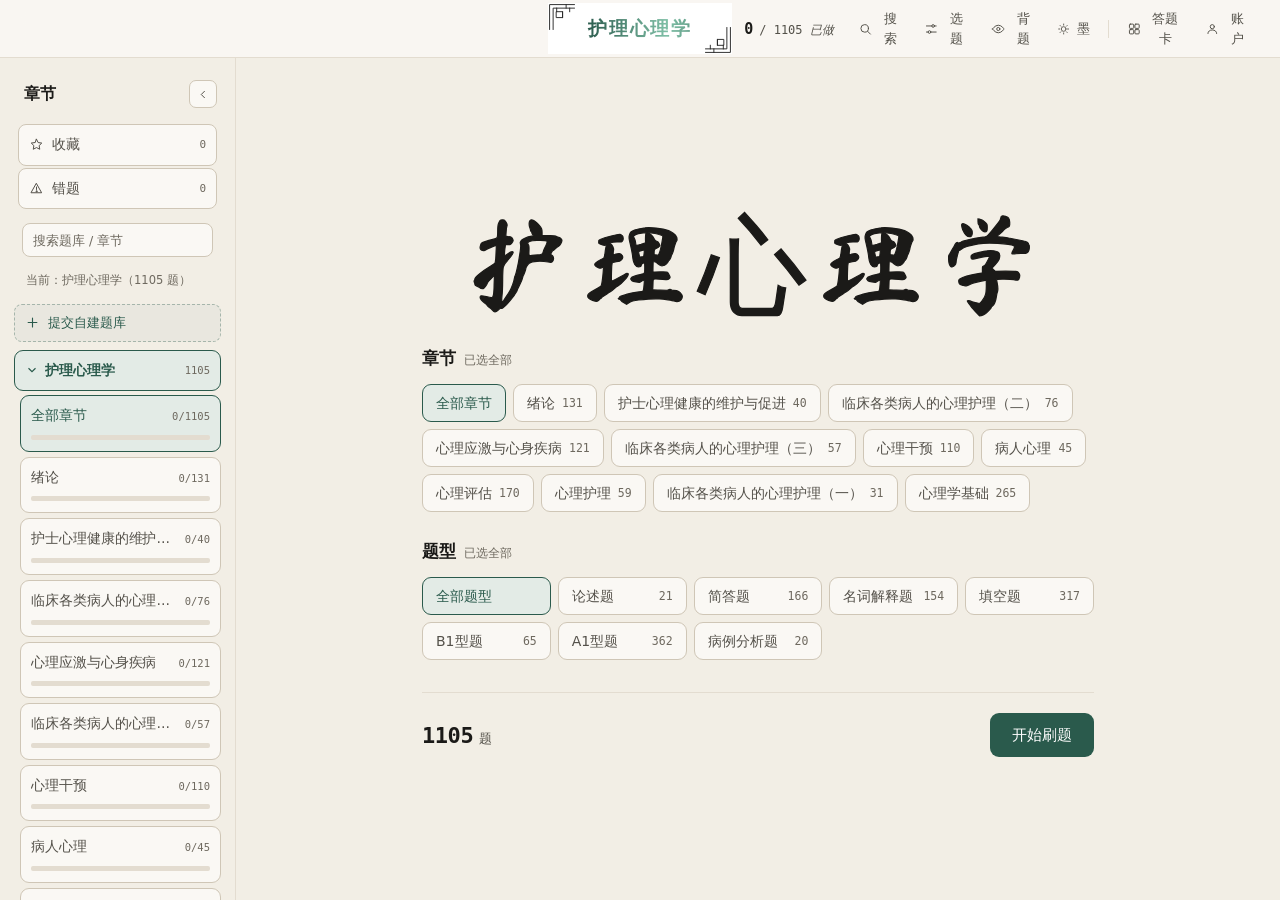
<file: docs/index.html>
<!doctype html>
<html lang="zh-CN">
<head>
<meta charset="utf-8">
<meta name="viewport" content="width=device-width, initial-scale=1, viewport-fit=cover">
<title>冀医刷题</title>
<link rel="stylesheet" href="app.css">

<link rel="stylesheet" href="web.css">
<script src="mock-chrome.js"></script>
<script src="config.js"></script>
<script src="web-supabase.js"></script>
<script>window.__WEB_MODE__ = true;</script>
</head>
<body data-view="setup">

<div class="drill-boot" id="drillBoot">
  <div class="boot-title" id="drillBootText">正在读取题库…</div>
  <div class="boot-bar"><i id="drillBar"></i></div>
  <div class="boot-sub" id="drillBootSub">请稍候</div>
  <div class="boot-hint" id="drillBootHint"></div>
</div>

<div class="rail-scrim" id="railScrim" aria-hidden="true"></div>
<div class="page-orn" aria-hidden="true" style="display:none">
  <svg class="po tl" viewBox="0 0 18 18"><path d="M.5 13.6C.5 6.6 6.6.5 13.6.5"/><path d="M.5 8.4C.5 4.2 4.2.5 8.4.5"/><path d="M13.6.5c2.6 0 3.9 1.5 3.3 3.3-.6 1.6-2.6 1.6-3.2.2"/></svg>
  <svg class="po tr" viewBox="0 0 18 18"><path d="M.5 13.6C.5 6.6 6.6.5 13.6.5"/><path d="M.5 8.4C.5 4.2 4.2.5 8.4.5"/><path d="M13.6.5c2.6 0 3.9 1.5 3.3 3.3-.6 1.6-2.6 1.6-3.2.2"/></svg>
  <svg class="po bl" viewBox="0 0 18 18"><path d="M.5 13.6C.5 6.6 6.6.5 13.6.5"/><path d="M.5 8.4C.5 4.2 4.2.5 8.4.5"/><path d="M13.6.5c2.6 0 3.9 1.5 3.3 3.3-.6 1.6-2.6 1.6-3.2.2"/></svg>
  <svg class="po br" viewBox="0 0 18 18"><path d="M.5 13.6C.5 6.6 6.6.5 13.6.5"/><path d="M.5 8.4C.5 4.2 4.2.5 8.4.5"/><path d="M13.6.5c2.6 0 3.9 1.5 3.3 3.3-.6 1.6-2.6 1.6-3.2.2"/></svg>
</div>



<div class="auth" id="account" data-open="false">
  <div class="auth-card">
    <button class="auth-close" id="accClose" aria-label="关闭">×</button>
    <h2 class="auth-title">我的账户</h2>
    <p class="auth-sub" id="accSub">用学号注册的账号</p>
    <div class="acc-verify" id="accVerify">
      <span class="acc-badge" id="accBadge">未认证</span>
      <button type="button" class="acc-apply" id="accApply">申请认证</button>
    </div>

    <div class="acc-stats">
      <div class="acc-stats-title">学习统计</div>
      <div class="acc-stats-rows">
        <div><span>今天</span><b id="accToday">0 题 · 0 分钟</b></div>
        <div><span>本周</span><b id="accWeek">0 题 · 0 分钟</b></div>
        <div><span>本月</span><b id="accMonth">0 题 · 0 分钟</b></div>
      </div>
      <div class="acc-stats-foot">
        <span>正确率 <b id="accRate">0%</b></span>
        <button type="button" class="acc-more" id="accStatsMore">查看详细 →</button>
      </div>
    </div>
    <label class="auth-field"><span>昵称</span><input id="accNick" maxlength="16" placeholder="冀医12345"></label>
    <p class="auth-msg" id="accMsg"></p>
    <div class="auth-acts">
      <button class="btn btn-primary" id="accSave">保存昵称</button>
      <button class="btn btn-ghost" id="accLogout">退出登录</button>
    </div>

    <div class="acc-pwd">
      <button type="button" class="acc-pwd-toggle" id="accPwdToggle">修改密码</button>
      <div class="acc-pwd-form" id="accPwdForm" hidden>
        <label class="auth-field"><span>当前密码</span><input id="accPwdOld" type="password" autocomplete="current-password" placeholder="现在用的密码"></label>
        <label class="auth-field"><span>新密码</span><input id="accPwdNew" type="password" autocomplete="new-password" placeholder="至少 8 位"></label>
        <label class="auth-field"><span>再输一次</span><input id="accPwdNew2" type="password" autocomplete="new-password" placeholder="再输一次新密码"></label>
        <p class="bank-msg" id="accPwdMsg"></p>
        <div class="auth-acts">
          <button class="btn btn-primary" id="accPwdSave">确认修改</button>
        </div>
      </div>
    </div>

    <div class="acc-pwd">
      <button type="button" class="acc-pwd-toggle" id="accProgToggle">进度导出 / 导入</button>
      <div class="acc-pwd-form" id="accProgForm" hidden>
        <p class="hint" style="font-size:11.5px;color:var(--ink-3);line-height:1.7;margin:0">
          换设备时：先点「导出」复制这段文字，到新设备里粘进下面的框，再点「导入」。
        </p>
        <textarea id="accProgJson" rows="4" style="width:100%;box-sizing:border-box;border:1px solid var(--line);border-radius:8px;padding:8px;font:12px/1.6 ui-monospace,Menlo,Consolas,monospace;resize:vertical"></textarea>
        <div class="auth-acts">
          <button type="button" class="btn btn-ghost" id="accProgExport">导出到文本框</button>
          <button type="button" class="btn btn-primary" id="accProgImport">从文本框导入</button>
        </div>
        <p class="bank-msg" id="accProgMsg"></p>
      </div>
    </div>
  </div>
</div>

<div class="auth" id="auth" data-open="false">
  <div class="auth-card">
    <button class="auth-close" id="authClose" aria-label="关闭">×</button>
    <h2 class="auth-title">登录 / 注册</h2>
    <p class="auth-sub">用学号注册，昵称自动生成，之后可以改。</p>
    <label class="auth-field"><span>学号</span><input id="authSid" inputmode="numeric" autocomplete="username" placeholder="2401xxxxxxxx"></label>
    <label class="auth-field"><span>密码</span><input id="authPass" type="password" autocomplete="current-password" placeholder="至少 8 位"></label>
    <label class="auth-field" id="authCapField"><span>验证码</span>
      <span class="auth-cap">
        <input id="authCap" autocomplete="off" inputmode="text" placeholder="输入右边的字符">
        <img id="authCapImg" alt="验证码" title="点一下换一张" hidden>
      </span>
    </label>
    <p class="auth-msg" id="authMsg"></p>
    <div class="auth-acts">
      <button class="btn btn-primary" id="authLogin">登录</button>
      <button class="btn btn-ghost" id="authRegister">注册新账号</button>
    </div>
    <button type="button" class="auth-forgot" id="authForgot">忘记密码？</button>

    <div class="auth-reset" id="authReset" hidden>
      <p class="auth-sub" style="margin:4px 0 14px;line-height:1.8">
        账号密码由学校题库的账号系统管理。<br>
        忘记密码的话，加 QQ 群 <b>1047914312</b> 找管理员重置。
      </p>
      <button type="button" class="auth-forgot" id="resetBack">← 回到登录</button>
    </div>
  </div>
</div>
<header class="topbar">
  <div class="top-lead">
    <button class="rail-open" id="btnRailOpen" aria-label="打开侧栏" aria-controls="rail">
      <svg viewBox="0 0 24 24" aria-hidden="true"><path d="M4 7h16M4 12h16M4 17h16"/></svg>
    </button>
  </div>
  <div class="brand">
    <div class="brand-frame">
      <b id="brandName">题库</b>
    </div>
  </div>
  <div class="top-right">
    <div class="meter"><b id="doneN">0</b><span>/ <span id="totalN">734</span><em class="lbl"> 已做</em></span></div>
    <div class="top-acts">
      <button class="icon-btn" id="btnSearch" title="搜索题目" aria-label="搜索题目">
        <svg viewBox="0 0 24 24"><circle cx="11" cy="11" r="6.2"/><path d="M15.8 15.8L20.4 20.4"/></svg><span>搜索</span>
      </button>
      <button class="icon-btn" id="btnSetup" title="重新选择题型" aria-label="重新选择题型">
        <svg viewBox="0 0 24 24"><path d="M4 7h9M17 7h3M4 17h3M11 17h9"/><circle cx="15" cy="7" r="2.2"/><circle cx="9" cy="17" r="2.2"/></svg><span>选题</span>
      </button>
      <button class="icon-btn" id="btnMode" title="切换刷题 / 背题" aria-label="切换刷题或背题" aria-pressed="false">
        <svg viewBox="0 0 24 24"><path d="M2.6 12S6.2 5.8 12 5.8 21.4 12 21.4 12 17.8 18.2 12 18.2 2.6 12 2.6 12z"/><circle cx="12" cy="12" r="2.6"/></svg><span>背题</span>
      </button>
      <button class="icon-btn" id="btnTheme" title="切换主题">
        <svg viewBox="0 0 24 24"><circle cx="12" cy="12" r="4.2"/><path d="M12 3v2M12 19v2M3 12h2M19 12h2M5.6 5.6l1.4 1.4M17 17l1.4 1.4M18.4 5.6L17 7M7 17l-1.4 1.4"/></svg><span id="themeName">墨</span>
      </button>
      <div class="divider"></div>
      <button class="icon-btn" id="btnSheet" title="答题卡">
        <svg viewBox="0 0 24 24"><rect x="4" y="4" width="7" height="7" rx="1.4"/><rect x="13" y="4" width="7" height="7" rx="1.4"/><rect x="4" y="13" width="7" height="7" rx="1.4"/><rect x="13" y="13" width="7" height="7" rx="1.4"/></svg><span>答题卡</span>
      </button>
      <button class="icon-btn" id="btnAccount" title="我的账户" hidden>
        <svg viewBox="0 0 24 24"><circle cx="12" cy="8.2" r="3.4"/><path d="M4.8 19.4c0-3.6 3.2-5.8 7.2-5.8s7.2 2.2 7.2 5.8"/></svg><span>账户</span>
      </button>
    </div>
  </div>
  <div class="global-track"><i id="globalBar"></i></div>
</header>

<div class="layout">
  <aside class="rail" id="rail">
    <div class="rail-head">
      <span class="rail-title">章节</span>
      <button class="rail-toggle" id="btnRail" aria-label="折叠侧栏" aria-expanded="true">
        <svg viewBox="0 0 24 24" aria-hidden="true"><path d="M14.5 6.5L9 12l5.5 5.5"/></svg>
      </button>
    </div>
    <div class="rail-jumps">
      <button class="rail-jump" data-kind="star" id="jumpStar">
        <svg viewBox="0 0 24 24" aria-hidden="true"><path d="M12 3.6l2.6 5.3 5.8.8-4.2 4.1 1 5.8-5.2-2.7-5.2 2.7 1-5.8L3.6 9.7l5.8-.8z"/></svg>
        <span class="t">收藏</span><span class="n" id="jumpStarN">0</span>
      </button>
      <button class="rail-jump" data-kind="wrong" id="jumpWrong" aria-expanded="false">
        <svg viewBox="0 0 24 24" aria-hidden="true"><path d="M12 4.2l8.2 14.6H3.8z"/><path d="M12 9.6v4"/><circle cx="12" cy="16.4" r=".9"/></svg>
        <span class="t">错题</span><span class="n" id="jumpWrongN">0</span>
      </button>
    </div>
    <div class="rail-search" data-web-course="1">
      <input id="railSearch" type="search" placeholder="搜索题库 / 章节" autocomplete="off">
    </div>
    <div id="railList"></div>
    <div class="rail-foot">
      <a class="rail-dl" href="download.html">题库下载</a>
      <button id="btnStats" class="rail-stats-btn">
        <svg viewBox="0 0 24 24" aria-hidden="true"><path d="M4 20V10M10 20V4M16 20v-7M22 20H2"/></svg>
        <span>学习统计</span>
      </button>
      <button id="btnCache" class="rail-stats-btn">
        <svg viewBox="0 0 24 24" aria-hidden="true"><path d="M4 7h16M9 7V4h6v3M6 7l1 13h10l1-13"/></svg>
        <span>题库缓存</span>
      </button>
      <button id="btnAddQ" class="rail-stats-btn">
        <svg viewBox="0 0 24 24" aria-hidden="true"><path d="M12 5v14M5 12h14"/></svg>
        <span>新增题目</span>
      </button>
      <button id="btnReset">重置全部进度</button>
      <span class="hint" id="railHint">进度只存在这台设备上，不上传。</span>
    </div>
  </aside>

  <main class="stage">
    <section class="setup" id="setup">
      <div class="setup-inner">
        <header class="setup-head">
          <div class="crest">
            <h1 class="crest-title">流行病学</h1>
          </div>
        </header>

        <div class="setup-group">
          <div class="setup-label">章节 <span class="hint" id="chHint">已选全部</span></div>
          <div class="chips" id="chipsCh"></div>
        </div>

        <div class="setup-group">
          <div class="setup-label">题型 <span class="hint" id="typeHint">已选全部</span></div>
          <div class="chips chips-grid" id="chipsType"></div>
        </div>

        <div class="setup-foot">
          <div class="setup-count"><b id="pickCount">734</b> 题<span id="pickNote"></span></div>
          <div class="setup-acts">
            <button class="btn btn-ghost" id="btnResume" hidden>继续上次</button>
            <button class="btn btn-primary" id="btnStart">开始刷题</button>
          </div>
        </div>
      </div>
    </section>

    <section class="listview" id="listview">
      <div class="lv-inner">
        <header class="lv-head">
          <h2 id="lvTitle">收藏</h2>
          <span class="sub" id="lvSub"></span>
          <button class="btn btn-ghost lv-reset" id="btnResetRange" hidden>重刷这一范围</button>
        </header>
        <div class="lv-filter" id="lvChapterBox" hidden>
          <span class="lv-filter-label">章节</span>
          <div class="lv-types" id="lvChapters"></div>
        </div>
        <div class="lv-filter" id="lvFailBox" hidden>
          <span class="lv-filter-label">错了</span>
          <div class="lv-types" id="lvFails"></div>
        </div>
        <div class="lv-filter" id="lvStreakBox" hidden>
          <span class="lv-filter-label">连对</span>
          <div class="lv-types" id="lvStreaks"></div>
        </div>
        <div class="lv-filter">
          <span class="lv-filter-label">题型</span>
          <div class="lv-types" id="lvTypes"></div>
        </div>
        <div class="lv-grid" id="lvGrid"></div>
        <div class="lv-legend">
          <span><i data-s="2"></i>会了</span>
          <span><i data-s="1"></i>模糊</span>
          <span><i data-s="0"></i>不会</span>
          <span><i data-s=""></i>没做</span>
        </div>
        <p class="lv-empty" id="lvEmpty" hidden></p>
      </div>
    </section>

    <div class="stage-main">
    <article class="card" id="card" aria-live="polite">
      <div class="card-meta">
        <span class="qno" id="qno">Q 001</span>
        <span class="badge" id="qtype">简答题</span>
        <button class="star-btn" id="btnStar" aria-pressed="false" aria-label="收藏这道题" title="收藏">
          <svg viewBox="0 0 24 24"><path d="M12 3.6l2.6 5.3 5.8.8-4.2 4.1 1 5.8-5.2-2.7-5.2 2.7 1-5.8L3.6 9.7l5.8-.8z"/></svg>
        </button>
        <span class="chap-tag" id="qchap">绪论</span>
      </div>
      <div class="card-body">
        <h1 class="stem" id="stem"></h1>
        <ul class="opts" id="opts" hidden></ul>
        <p class="opts-note" id="optsNote" hidden></p>
        <div class="answer" id="answer">
          <div class="ans-head"><i class="dot"></i>结果 · 标准答案</div>
          <div class="ans-body" id="ansBody"></div>
        </div>

        <section class="explain" id="explain" hidden>
          <div class="explain-head">
            <h3>解析<span class="ex-ver" id="exVer"></span></h3>
            <div class="explain-acts">
              <button type="button" class="ex-btn" id="exHistory" hidden>历史</button>
              <button type="button" class="ex-btn" id="exEdit" hidden>编辑</button>
              <button type="button" class="ex-btn ex-del" id="exDelete" hidden>删除</button>
            </div>
          </div>
          <div class="explain-meta" id="exMeta"></div>
          <div class="explain-body" id="exBody"></div>
          <p class="explain-empty" id="exEmpty" hidden>还没有解析，来做第一个写的人。</p>
          <form class="explain-form" id="exForm" hidden>
            <textarea id="exInput" rows="4" maxlength="4000" placeholder="写解析：这题考什么、为什么选它、容易错在哪…"></textarea>
            <div class="explain-form-acts">
              <span class="explain-msg" id="exMsg"></span>
              <button type="button" class="btn btn-ghost" id="exCancel">取消</button>
              <button type="submit" class="btn btn-primary" id="exSave">保存</button>
            </div>
          </form>
        </section>

        <section class="discuss" id="discuss" hidden>
          <div class="discuss-head">
            <h3>讨论<span class="dn" id="discussN">0</span></h3>
            <button type="button" class="discuss-login" id="discussLogin" hidden>登录后发言</button>
            <button type="button" class="discuss-me" id="discussMe" hidden>我的账户</button>
          </div>
          <div class="discuss-bar">
            <div class="discuss-sort" id="discussSort">
              <button type="button" data-sort="likes" data-on="1">最赞</button>
              <button type="button" data-sort="new" data-on="0">最新</button>
            </div>
            <button type="button" class="discuss-mistake" id="discussMistake" hidden>
              这题我也错了 <b>0</b>
            </button>
          </div>
          <div class="discuss-stat" id="discussStat" hidden></div>
          <form class="discuss-form" id="discussForm" hidden>
            <div class="discuss-field">
              <textarea id="discussInput" maxlength="500" rows="2" placeholder="说点什么：这题怎么记、哪里容易错…"></textarea>
              <span class="discuss-count" id="discussCount" hidden>至少写 6 个字</span>
            </div>
            <div class="discuss-tags" id="discussTags">
              <button type="button" class="dtag" data-tag="争议">有争议</button>
              <button type="button" class="dtag" data-tag="粗心">粗心错的</button>
              <button type="button" class="dtag" data-tag="不会">知识点不会</button>
              <button type="button" class="dtag" data-tag="考点">这是考点</button>
            </div>
            <div class="discuss-acts">
              <span class="discuss-hint" id="discussHint"></span>
              <button type="submit" class="btn btn-primary" id="discussSend">发送</button>
            </div>
          </form>
          <ul class="discuss-list" id="discussList"></ul>
          <button type="button" class="discuss-more" id="discussMore" hidden>展开全部</button>
          <div class="discuss-total">共 <b id="discussTotal">0</b> 条评论</div>
        </section>
      </div>

      <div class="card-acts">
        <button class="btn btn-primary" id="btnReveal"><span class="lbl">看答案</span> <kbd>空格</kbd></button>
        <button class="btn btn-ghost" id="btnSubmit" hidden>提交作答</button>
        <div class="rate" id="rate">
          <span class="rate-label">自评</span>
          <button data-r="2" aria-pressed="false"><span class="mark">1</span>会了</button>
          <button data-r="1" aria-pressed="false"><span class="mark">2</span>模糊</button>
          <button data-r="0" aria-pressed="false"><span class="mark">3</span>不会</button>
        </div>
        <div class="right">
          <button class="btn btn-ghost" id="btnPrev">上一题</button>
          <button class="btn btn-ghost" id="btnNext">下一题</button>
        </div>
      </div>
    </article>
    </div>

    <div class="stage-foot">
      <span class="pos"><b id="posN">1</b> / <span id="posT">734</span></span>
      <span id="filterTag" class="pos"></span>
      <span id="roundStat" class="round"></span>
      <div class="right">
        <button class="mini" id="btnOnlyStar">只看收藏</button>
        <button class="mini" id="btnRand">随机顺序</button>
        <button class="mini" id="btnOnlyTodo">只看没掌握</button>
      </div>
    </div>

    <div class="empty" id="empty">
      <h2>这个筛选下没有题</h2>
      <p>换个章节、题型或「只看没掌握」的开关试试。</p>
      <button class="btn btn-ghost" id="btnClearFilter">清除筛选</button>
    </div>
  </main>
</div>

<div class="sheet" id="sheet">
  <div class="sheet-scrim" data-act="close"></div>
  <div class="sheet-panel">
    <div class="sheet-top">
      <span class="sheet-title">答题卡</span>
      <span class="sheet-stats" id="sheetStats"></span>
      <div class="sheet-legend">
        <span class="lg"><i class="dotm" data-s="2"></i>会了</span>
        <span class="lg"><i class="dotm" data-s="1"></i>模糊</span>
        <span class="lg"><i class="dotm" data-s="0"></i>不会</span>
        <span class="lg"><i class="dotm" data-s=""></i>没做</span>
      </div>
      <button class="icon-btn" data-act="close" aria-label="关闭">✕</button>
    </div>
    <div class="sheet-body" id="sheetBody"></div>
  </div>
</div>

<div class="sheet" id="search">
  <div class="sheet-scrim" data-act="close-search"></div>
  <div class="sheet-panel">
    <div class="sheet-top">
      <span class="sheet-title">搜索</span>
      <select id="searchCourse" class="search-select" aria-label="选择题库"></select>
      <input id="searchInput" class="search-input" type="search" placeholder="搜索题干和标准答案" autocomplete="off" spellcheck="false">
      <button class="icon-btn" data-act="close-search" aria-label="关闭搜索">✕</button>
    </div>
    <div class="sheet-body" id="searchBody"></div>
  </div>
</div>

<!-- 新增题目 -->
<div class="addq-modal" id="addqModal" data-open="false" role="dialog" aria-modal="true" aria-label="新增题目">
  <div class="addq-box">
    <header class="addq-head">
      <b>新增题目</b>
      <button class="addq-close" id="addqClose" aria-label="关闭">×</button>
    </header>

    <div class="addq-target">
      <label class="addq-field"><span>加到题库</span><select id="addqCourse"></select></label>
      <label class="addq-field"><span>章节</span><select id="addqChapter"></select></label>
      <label class="addq-field"><span>题型</span><select id="addqType"></select></label>
      <div class="addq-newch">
        <button type="button" class="addq-mini" id="addqNewChapterBtn">＋新建章节</button>
        <input id="addqNewChapter" placeholder="新章节名" hidden>
      </div>
    </div>

    <div class="addq-tabs" id="addqTabs">
      <button type="button" data-m="text" aria-pressed="true">粘贴原文</button>
      <button type="button" data-m="form" aria-pressed="false">逐项填写</button>
      <button type="button" data-m="json" aria-pressed="false">题库文件</button>
    </div>

    <section class="addq-pane" id="addqPaneText">
      <p class="addq-tip">整段贴进来，能识别「题干 + A. B. C. D. E. 选项 + 答案」。一次可以贴多道，用空行隔开。</p>
      <textarea id="addqText" placeholder="1. 题干内容&#10;A. 选项一&#10;B. 选项二&#10;C. 选项三&#10;D. 选项四&#10;答案：B&#10;&#10;2. 下一道题…"></textarea>
    </section>

    <section class="addq-pane" id="addqPaneForm" hidden>
      <label class="addq-field"><span>题干</span><textarea id="addqStem" rows="2" placeholder="题干"></textarea></label>
      <div class="addq-opts" id="addqOpts"></div>
      <button type="button" class="addq-mini" id="addqAddOpt">＋加一个选项</button>
      <label class="addq-field"><span>答案</span><input id="addqAnswer" placeholder="A 或 A,C；主观题填参考答案"></label>
      <label class="addq-field"><span>解析</span><textarea id="addqEx" rows="2" placeholder="可留空"></textarea></label>
    </section>

    <section class="addq-pane" id="addqPaneJson" hidden>
      <p class="addq-tip">格式和提交自建题库一致（hebmu-bank-v1）。可以粘贴，也可以选文件（.json / .js，内容是 JSON）。</p>
      <textarea id="addqJson" placeholder='{ "format": "hebmu-bank-v1", "name": "…", "questions": [ … ] }'></textarea>
      <div class="addq-file">
        <label class="bank-file-btn">选择文件<input type="file" id="addqFile" accept=".json,.js,application/json" hidden></label>
        <span class="addq-file-name" id="addqFileName">未选择</span>
      </div>
    </section>

    <div class="addq-parse-row">
      <span class="addq-msg" id="addqMsg"></span>
      <button type="button" class="btn btn-primary" id="addqParse">解析</button>
    </div>

    <section class="addq-preview" id="addqPreview" hidden>
      <div class="addq-pv-head">
        <label class="addq-all"><input type="checkbox" id="addqAll" checked> 全选</label>
        <select id="addqTypeFilter" class="addq-type-filter"></select>
        <span class="addq-count" id="addqCount"></span>
      </div>
      <div class="addq-pv-list" id="addqPvList"></div>
      <div class="addq-pv-acts">
        <button type="button" class="btn btn-ghost" id="addqDiscard">清空</button>
        <button type="button" class="btn btn-primary" id="addqCommit">加入题库</button>
      </div>
    </section>

    <section class="addq-local" id="addqLocal">
      <div class="addq-local-head">我在本机加的题 <span id="addqLocalN">0</span></div>
      <div class="addq-local-list" id="addqLocalList"></div>
    </section>
  </div>
</div>

<!-- 解析历史 -->
<div class="hist-modal" id="histModal" data-open="false" role="dialog" aria-modal="true" aria-label="解析历史">
  <div class="hist-box">
    <header class="hist-head"><b>解析历史</b><button class="hist-close" id="histClose" aria-label="关闭">×</button></header>
    <div class="hist-list" id="histList"></div>
    <p class="hist-tip">只读：可以查看每一版和修改人，不提供回滚。</p>
  </div>
</div>

<script src="course-index.js"></script>
<script src="data.js"></script>
<script src="cache.js"></script>
<script src="app.js"></script>
<script src="web-boot.js"></script>

<!-- 学习统计弹窗 -->
<div class="stats-modal" id="statsModal" data-open="false" role="dialog" aria-modal="true" aria-label="学习统计">
  <div class="stats-box">
    <header class="stats-head">
      <b>学习统计</b>
      <button class="stats-close" id="statsClose" aria-label="关闭">×</button>
    </header>
    <div class="stats-tabs" id="statsTabs">
      <button data-r="day" aria-pressed="true">今天</button>
      <button data-r="week" aria-pressed="false">本周</button>
      <button data-r="month" aria-pressed="false">本月</button>
      <button data-r="all" aria-pressed="false">全部</button>
    </div>
    <div class="stats-nums">
      <div class="sn"><b id="snDone">0</b><span>做了</span></div>
      <div class="sn ok"><b id="snOk">0</b><span>对</span></div>
      <div class="sn bad"><b id="snBad">0</b><span>错</span></div>
    </div>
    <div class="stats-meta">
      <span>正确率 <b id="snRate">0%</b></span>
      <span>用时 <b id="snTime">0 分钟</b></span>
    </div>
    <div class="stats-chart" id="statsChart"></div>
  </div>
</div>
<!-- 自建题库导入 -->
<div class="bank-modal" id="bankModal" data-open="false" role="dialog" aria-modal="true" aria-label="提交自建题库">
  <div class="bank-box">
    <header class="bank-head">
      <b>提交自建题库</b>
      <button class="bank-close" id="bankClose" aria-label="关闭">×</button>
    </header>

    <div class="bank-tabs" id="bankTabs">
      <button data-t="prompt" aria-pressed="true">① 复制提示词</button>
      <button data-t="import" aria-pressed="false">② 导入题库</button>
    </div>

    <section class="bank-pane" id="panePrompt">
      <p class="bank-tip">把下面整段提示词复制给任意 AI（ChatGPT / DeepSeek / Kimi 都行），再把你手上的题目发它，它会输出标准 JSON。</p>
      <textarea class="bank-prompt" id="bankPrompt" readonly spellcheck="false"></textarea>
      <div class="bank-acts">
        <button class="btn btn-primary" id="copyPrompt">复制提示词</button>
      </div>
    </section>

    <section class="bank-pane" id="paneImport" hidden>
      <p class="bank-tip">把 AI 生成的 JSON 粘进来，或直接选文件。导入后会出现在左侧题库列表里，只存在你这台设备。</p>
      <textarea class="bank-json" id="bankJson" placeholder='粘贴 JSON，例如：&#10;{ "format": "hebmu-bank-v1", "name": "我的题库", "questions": [ ... ] }' spellcheck="false"></textarea>
      <div class="bank-file">
        <label class="bank-file-btn">选择 JSON 文件<input type="file" id="bankFile" accept=".json,application/json" hidden></label>
        <span class="bank-file-name" id="bankFileName">未选择文件</span>
      </div>
      <p class="bank-msg" id="bankMsg"></p>
      <div class="bank-acts">
        <button class="btn btn-ghost" id="bankSubmit">提交到服务器</button>
        <button class="btn btn-primary" id="bankImport">导入到本机</button>
      </div>
    </section>
  </div>
</div>
<!-- 题库缓存管理 -->
<div class="cache-modal" id="cacheModal" data-open="false" role="dialog" aria-modal="true" aria-label="题库缓存">
  <div class="cache-box">
    <header class="cache-head">
      <b>题库缓存</b>
      <button class="cache-close" id="cacheClose" aria-label="关闭">×</button>
    </header>
    <p class="cache-tip">缓存在本机的题库，删掉后下次打开会重新从学校拉取。</p>
    <div class="cache-list" id="cacheList"></div>
    <div class="cache-subs" id="cacheSubs" hidden>
      <div class="cache-sep">我提交的题目</div>
      <div class="cache-sub-list" id="cacheSubsList"></div>
    </div>
    <div class="cache-acts">
      <button class="btn btn-ghost" id="cacheClearAll">全部清除</button>
      <button class="btn btn-primary" id="cacheCloseBtn">关闭</button>
    </div>
  </div>
</div>
</body>
</html>
</file>
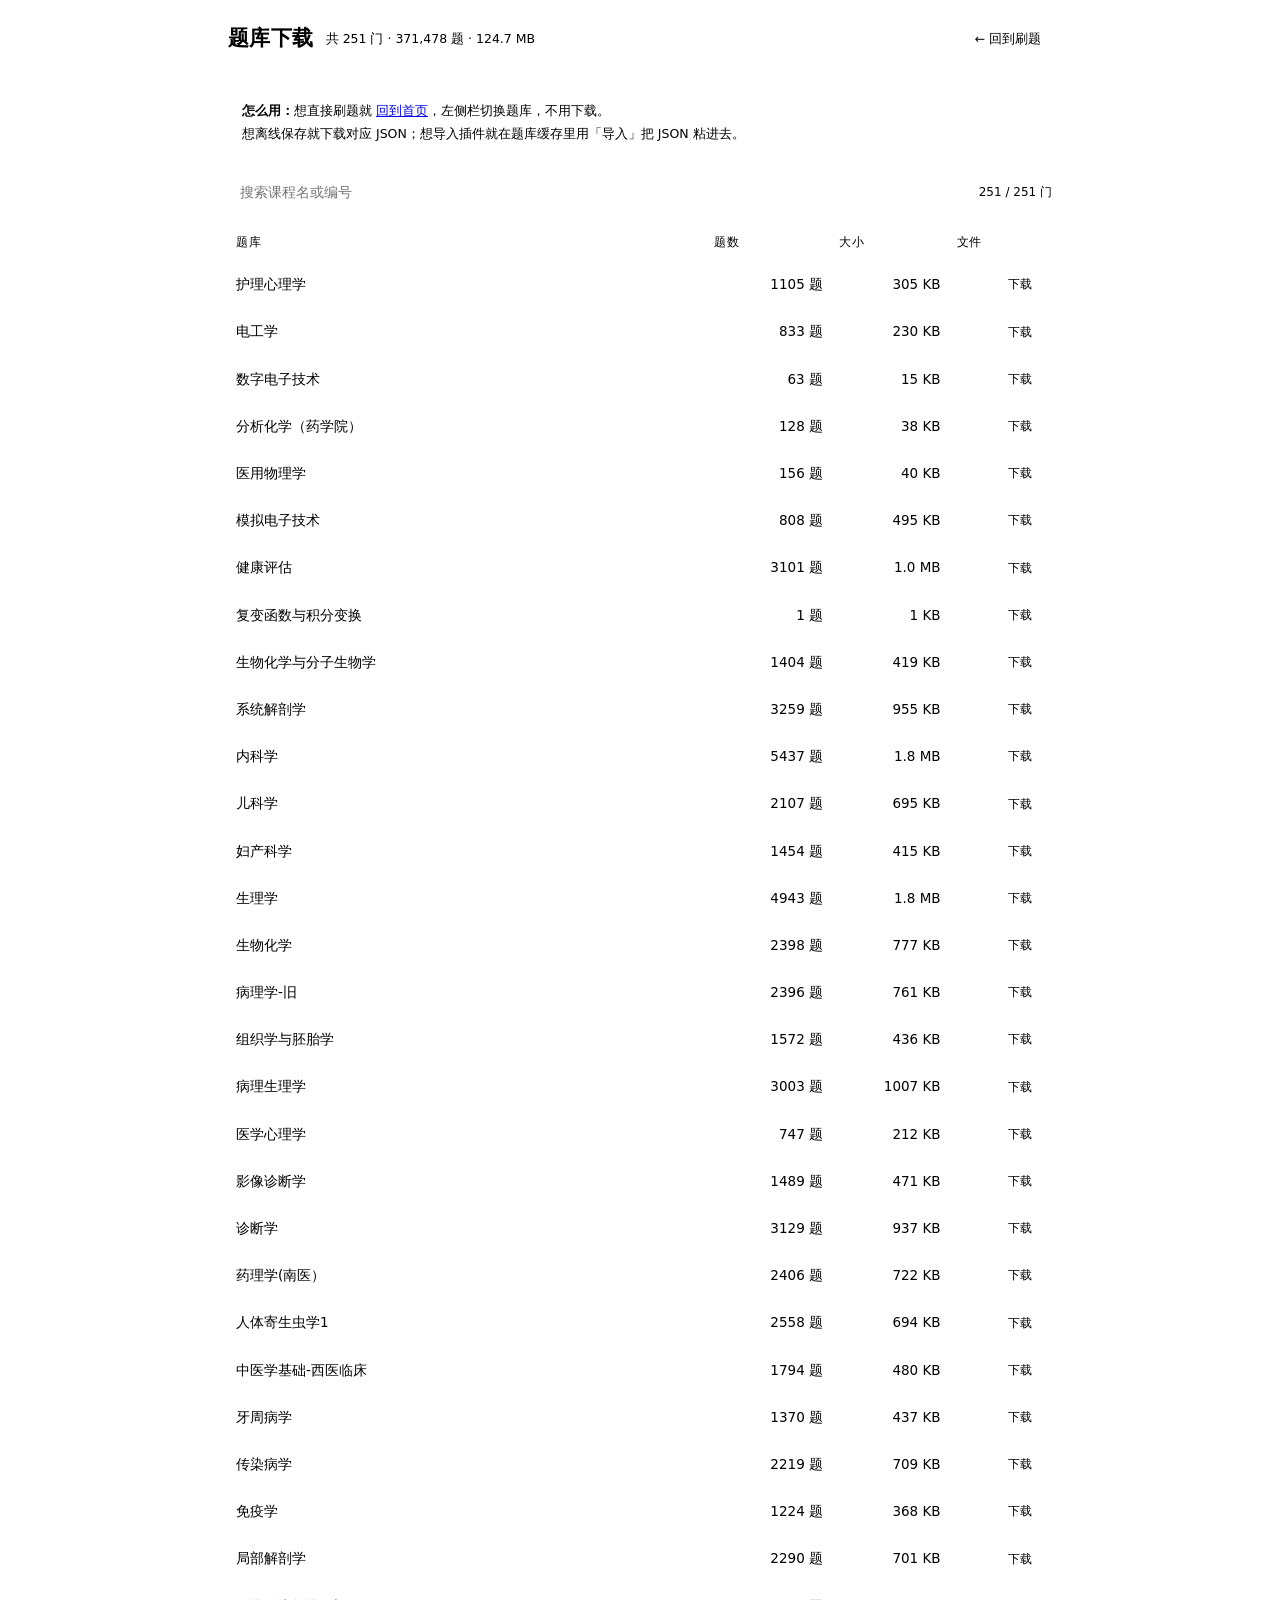
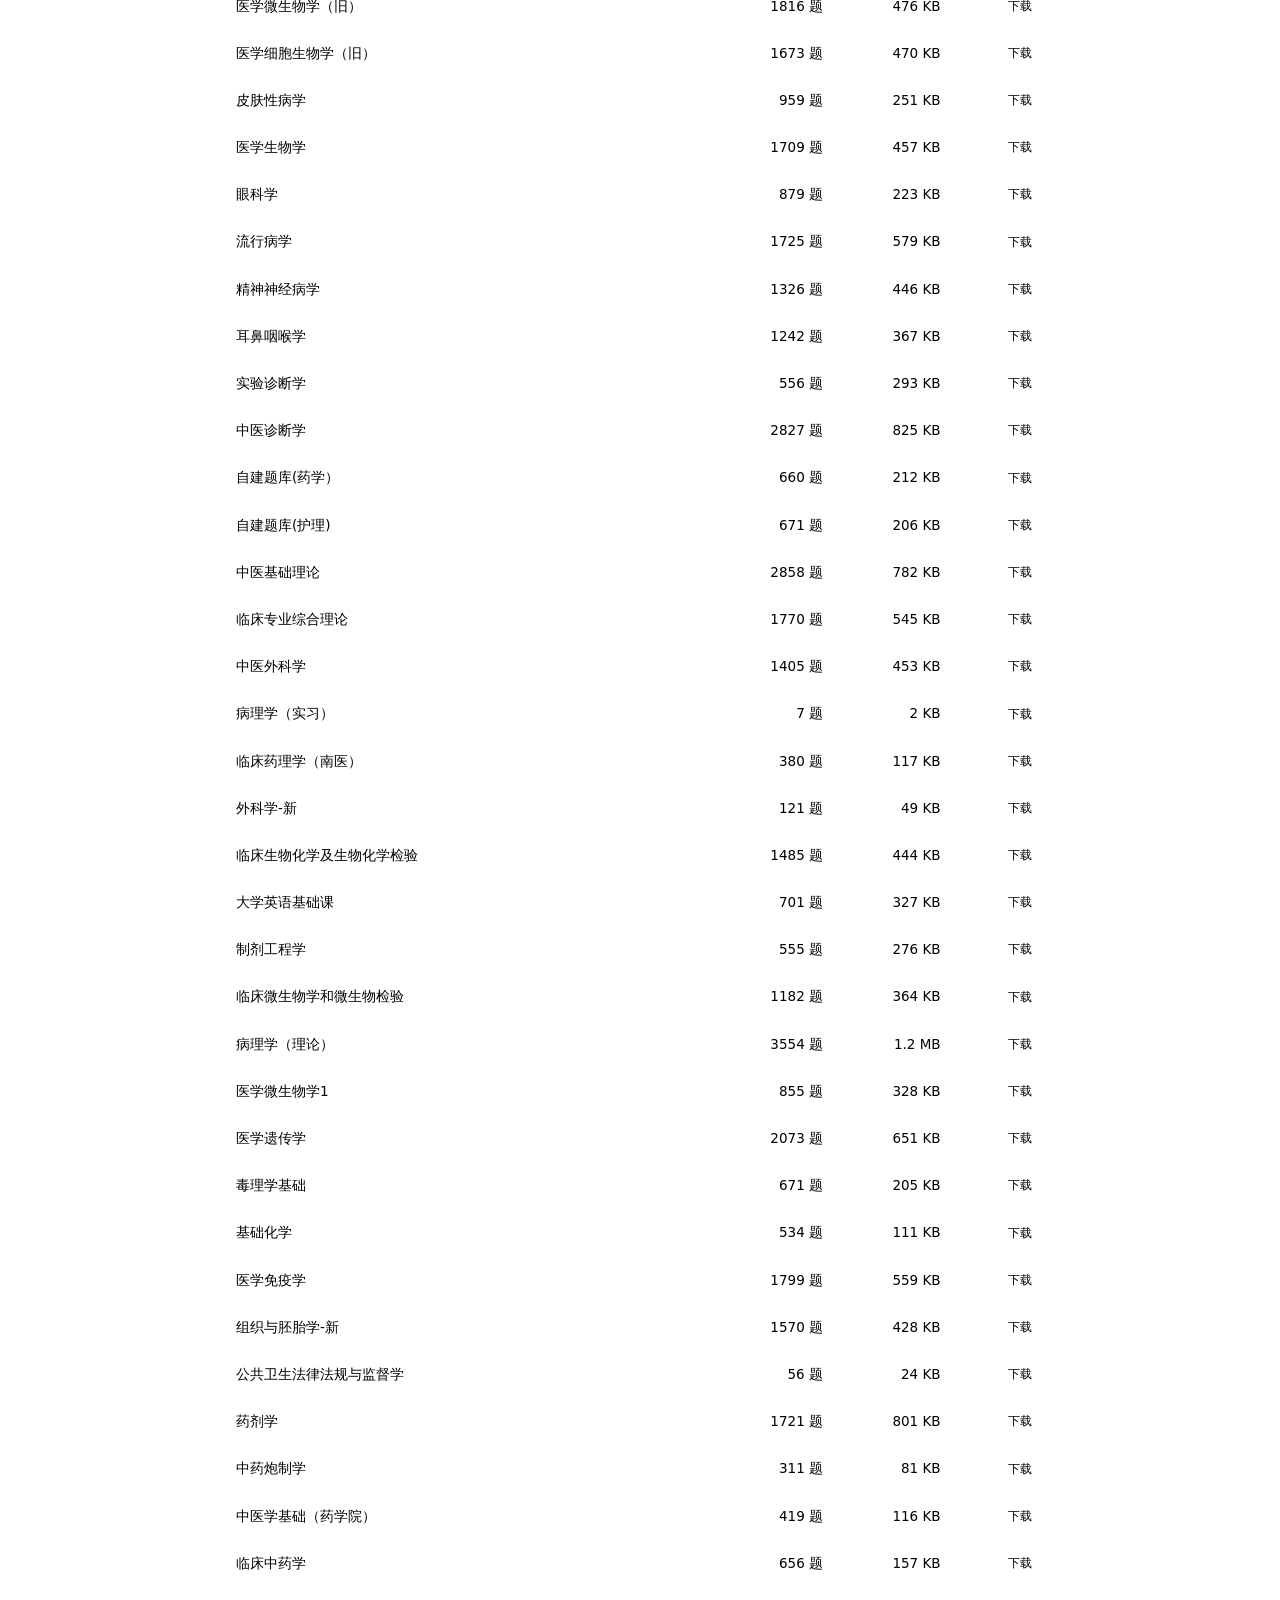
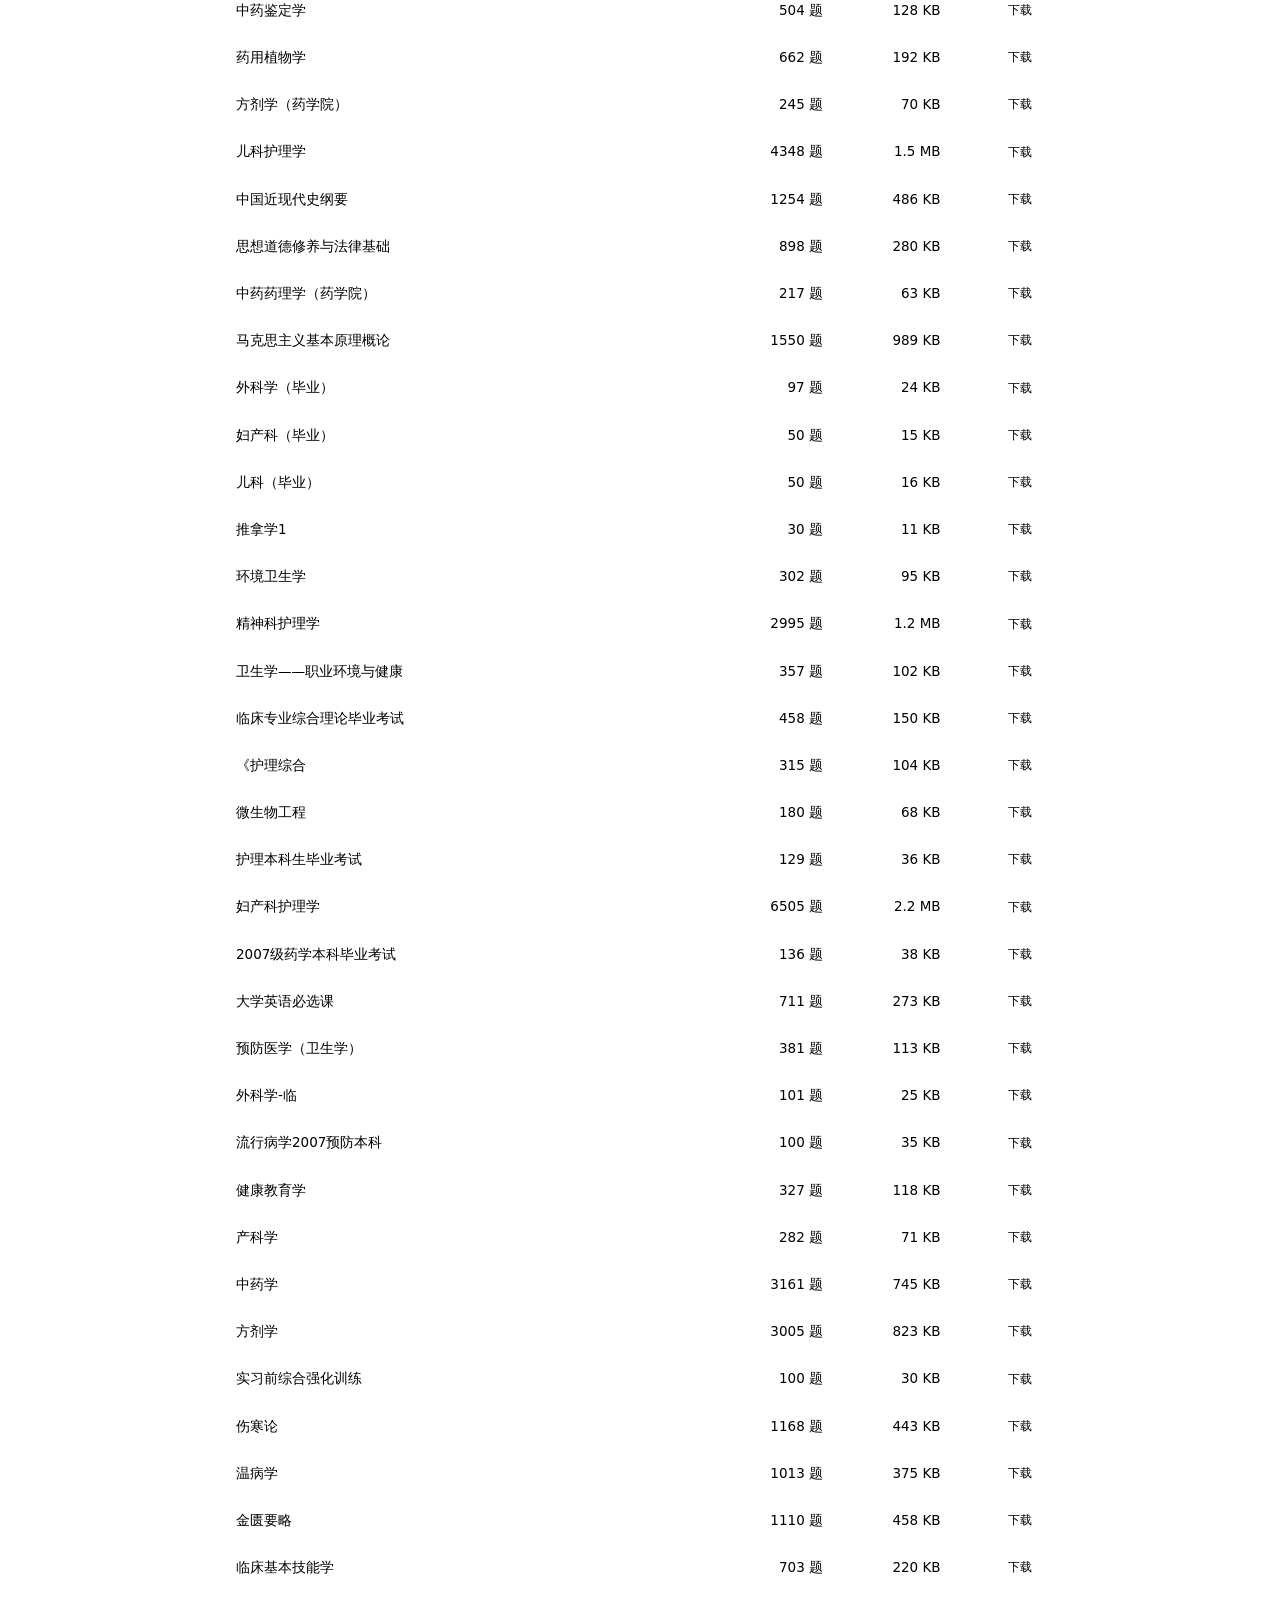
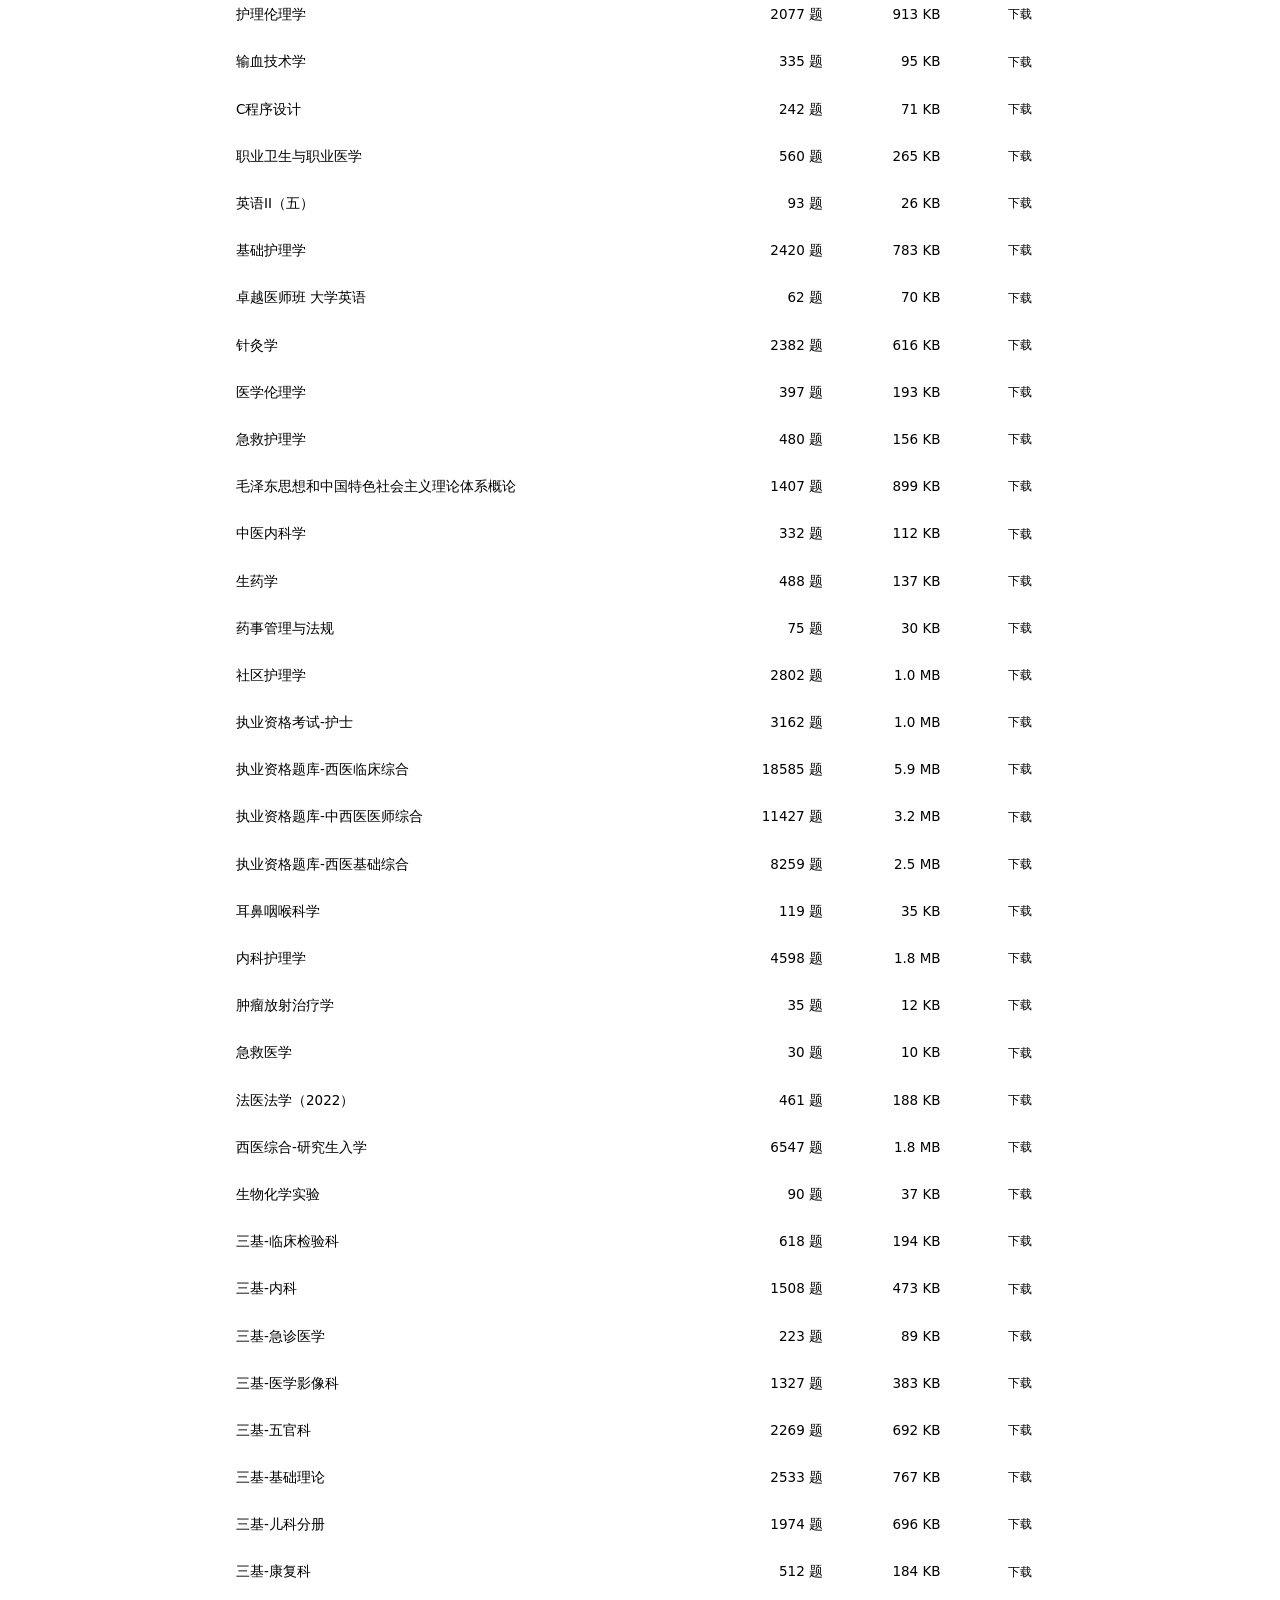
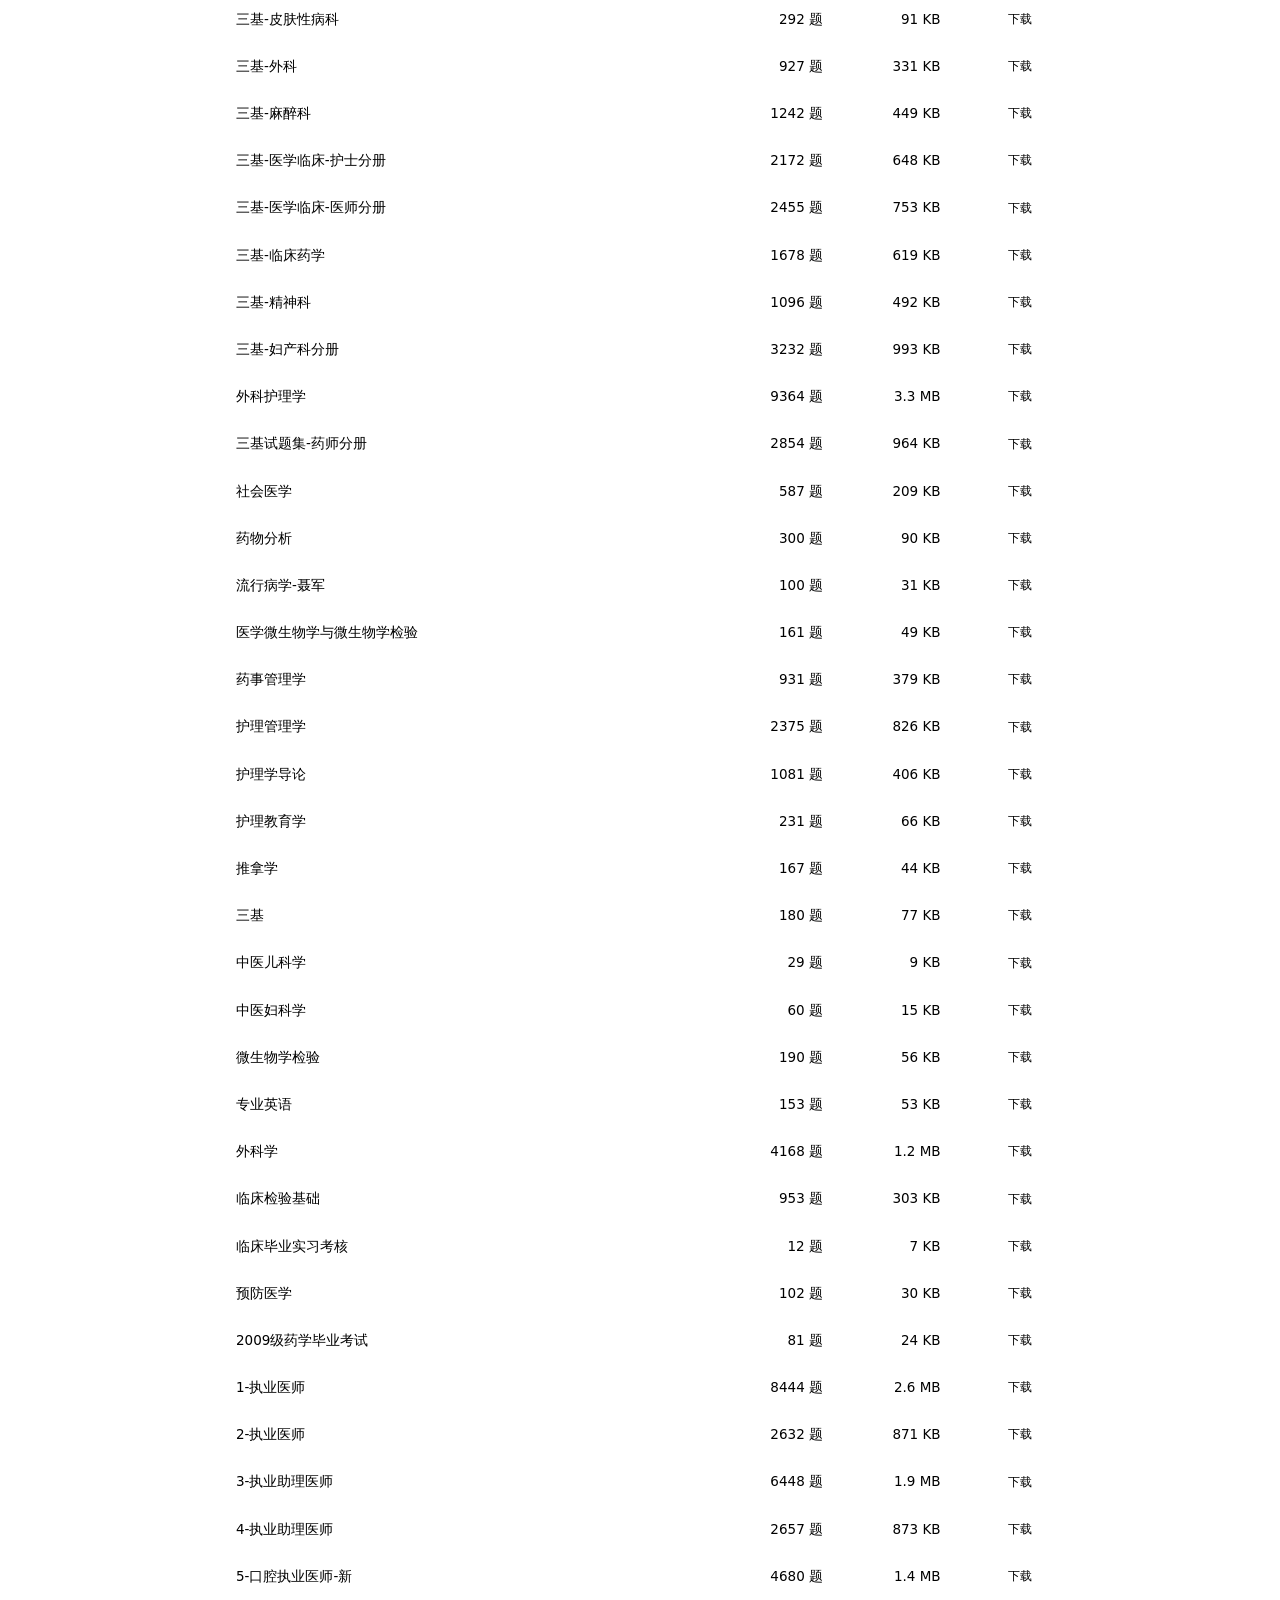
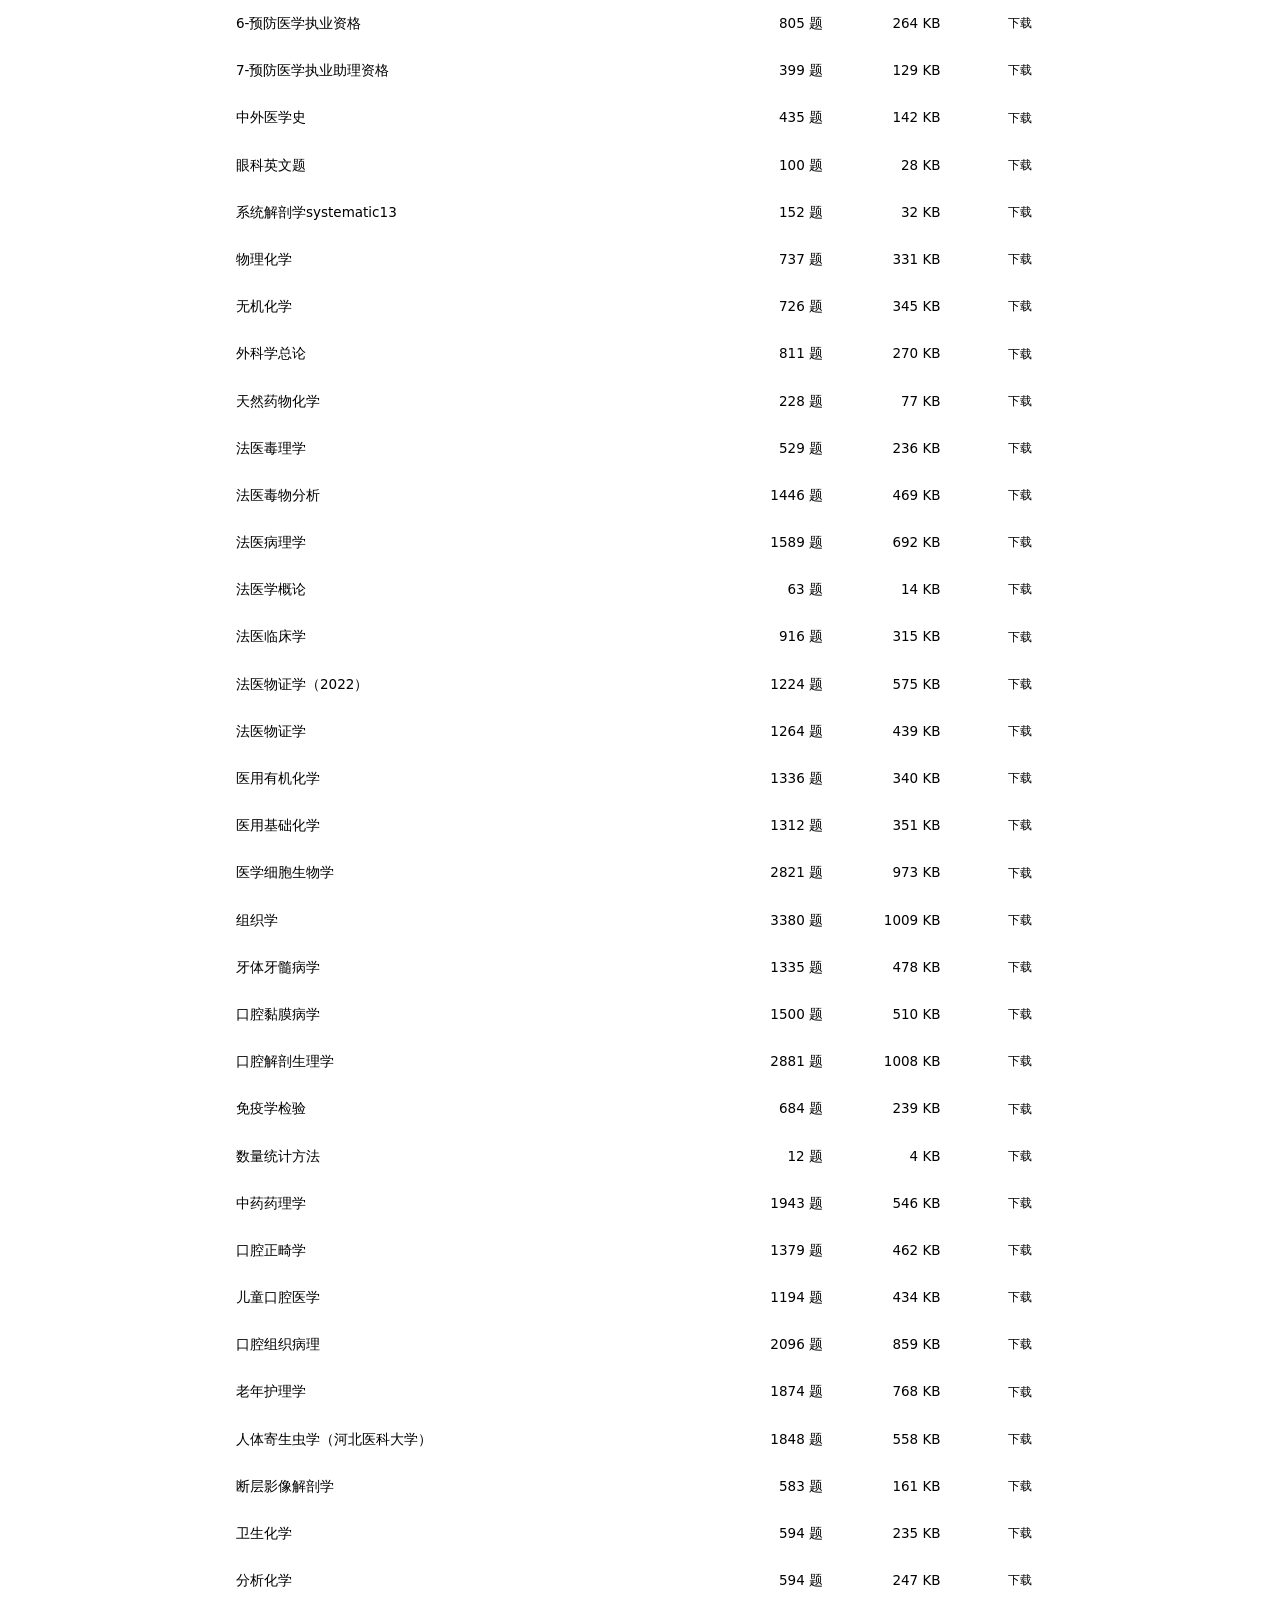
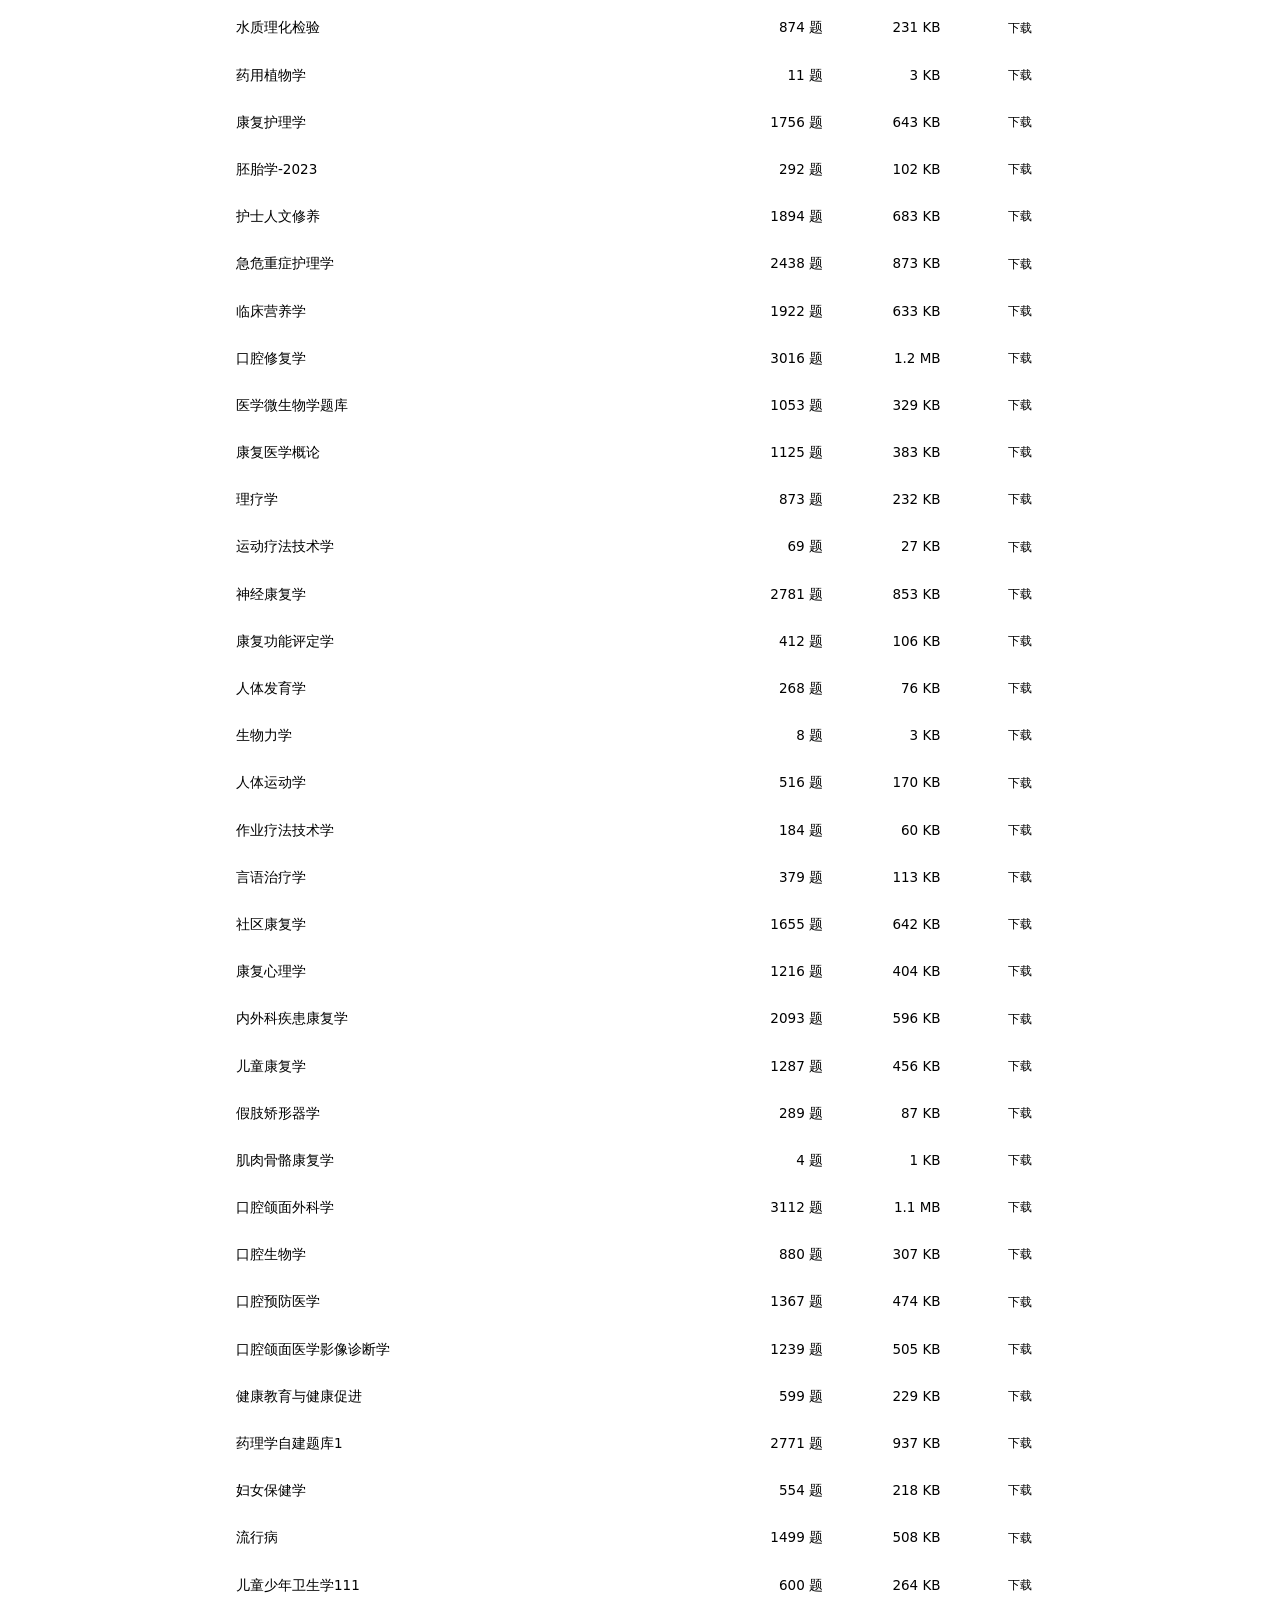
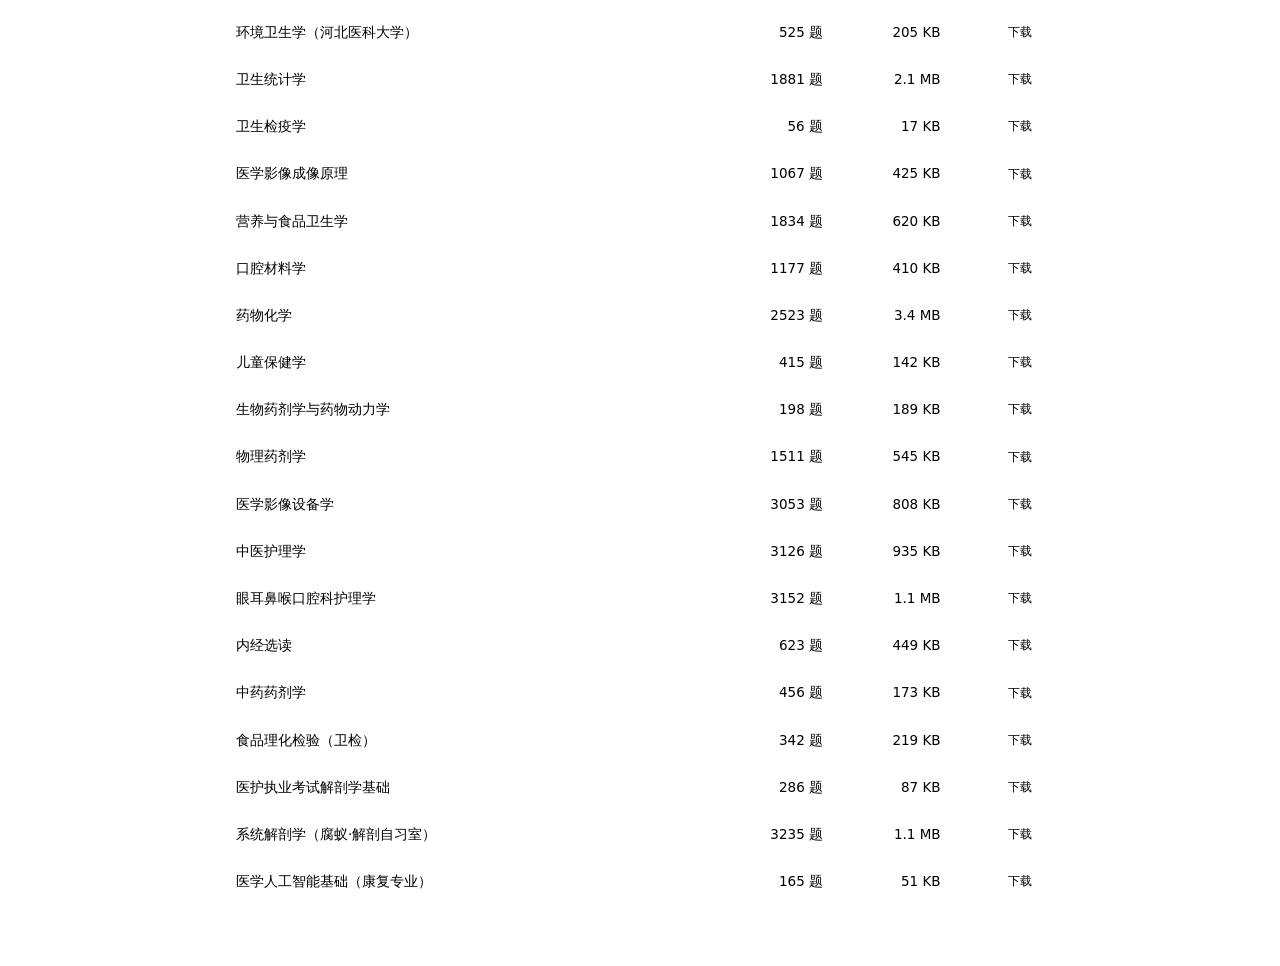
<file: docs/download.html>
<!doctype html>
<html lang="zh-CN">
<head>
<meta charset="utf-8">
<meta name="viewport" content="width=device-width, initial-scale=1, viewport-fit=cover">
<title>题库下载 · 河北医科大学题库刷题</title>
<link rel="stylesheet" href="app.css">
<style>
  body{background:var(--paper);color:var(--ink);font-family:var(--sans);margin:0;padding:0 0 60px}
  .dl-wrap{max-width:860px;margin:0 auto;padding:0 18px}
  .dl-top{
    display:flex;align-items:center;gap:12px;flex-wrap:wrap;
    padding:22px 0 16px;border-bottom:1px solid var(--line);
  }
  .dl-top h1{font-size:21px;margin:0;letter-spacing:.02em}
  .dl-top .sub{font-size:12.5px;color:var(--ink-3)}
  .dl-top .back{
    margin-left:auto;font-size:12.5px;color:var(--accent);text-decoration:none;
    border:1px solid var(--line-2);border-radius:8px;padding:6px 11px;background:var(--paper);
  }
  .dl-top .back:hover{border-color:var(--accent)}
  .dl-tip{
    margin:16px 0;padding:11px 14px;border:1px solid var(--line);border-radius:10px;
    background:var(--paper-2);font-size:12.5px;line-height:1.9;color:var(--ink-2);
  }
  .dl-tip b{color:var(--ink)}
  .dl-tip code{font-size:11.5px;background:var(--paper);border:1px solid var(--line);border-radius:4px;padding:1px 4px}
  .dl-tools{display:flex;gap:10px;align-items:center;margin:0 0 12px;flex-wrap:wrap}
  .dl-search{
    flex:1;min-width:200px;height:38px;padding:0 12px;border-radius:9px;
    border:1px solid var(--line-2);background:var(--paper);color:var(--ink);
    font:inherit;font-size:13.5px;outline:none;
  }
  .dl-search:focus{border-color:var(--accent)}
  .dl-count{font-size:12px;color:var(--ink-3);white-space:nowrap}
  table{width:100%;border-collapse:collapse;font-size:13.5px}
  th,td{text-align:left;padding:10px 8px;border-bottom:1px solid var(--line)}
  th{color:var(--ink-3);font-weight:500;font-size:11.5px;letter-spacing:.06em}
  tbody tr:hover{background:var(--paper-2)}
  td.num{text-align:right;font-variant-numeric:tabular-nums;color:var(--ink-2);white-space:nowrap}
  .dl-btn{
    display:inline-block;padding:4px 12px;border-radius:7px;
    border:1px solid var(--line-2);background:var(--paper);color:var(--accent);
    font-size:12px;text-decoration:none;white-space:nowrap;
  }
  .dl-btn:hover{border-color:var(--accent);background:var(--accent-soft)}
  .dl-empty{color:var(--ink-3);font-size:13px;padding:24px 0;text-align:center}
</style>
</head>
<body>
<div class="dl-wrap">
  <header class="dl-top">
    <h1>题库下载</h1>
    <span class="sub" id="dlStat">加载中…</span>
    <a class="back" href="./">← 回到刷题</a>
  </header>

  <div class="dl-tip">
    <b>怎么用：</b>想直接刷题就 <a href="./">回到首页</a>，左侧栏切换题库，不用下载。<br>
    想离线保存就下载对应 JSON；想导入插件就在题库缓存里用「导入」把 JSON 粘进去。
  </div>

  <div class="dl-tools">
    <input class="dl-search" id="dlSearch" type="search" placeholder="搜索课程名或编号" autocomplete="off">
    <span class="dl-count" id="dlCount"></span>
  </div>

  <table>
    <thead><tr><th>题库</th><th class="num">题数</th><th class="num">大小</th><th class="num">文件</th></tr></thead>
    <tbody id="dlBody"><tr><td colspan="4" class="dl-empty">加载中…</td></tr></tbody>
  </table>
</div>

<script>
(function(){
  var body = document.getElementById('dlBody');
  var stat = document.getElementById('dlStat');
  var countEl = document.getElementById('dlCount');
  var searchEl = document.getElementById('dlSearch');
  var ALL = [];

  function humanSize(n){
    if (n >= 1024 * 1024) return (n / 1024 / 1024).toFixed(1) + ' MB';
    return Math.max(1, Math.round(n / 1024)) + ' KB';
  }

  function render(kw){
    var k = String(kw || '').trim().toLowerCase();
    var list = ALL.filter(function(c){
      if (!k) return true;
      return String(c.name).toLowerCase().indexOf(k) >= 0 || String(c.id).indexOf(k) >= 0;
    });
    countEl.textContent = list.length + ' / ' + ALL.length + ' 门';
    if (!list.length){
      body.innerHTML = '<tr><td colspan="4" class="dl-empty">没有匹配的题库</td></tr>';
      return;
    }
    var html = '';
    for (var i = 0; i < list.length; i++){
      var c = list[i];
      html += '<tr>' +
        '<td>' + c.name + '</td>' +
        '<td class="num">' + c.count + ' 题</td>' +
        '<td class="num">' + humanSize(c.size) + '</td>' +
        '<td class="num"><a class="dl-btn" href="data/' + encodeURIComponent(c.id) + '.json" download="' + c.name + '.json">下载</a></td>' +
      '</tr>';
    }
    body.innerHTML = html;
  }

  fetch('data/index.json', { cache: 'no-store' })
    .then(function(r){ if (!r.ok) throw new Error('HTTP ' + r.status); return r.json(); })
    .then(function(list){
      ALL = list;
      var totalQ = 0, totalSize = 0;
      for (var i = 0; i < list.length; i++){ totalQ += list[i].count; totalSize += list[i].size; }
      stat.textContent = '共 ' + list.length + ' 门 · ' + totalQ.toLocaleString() + ' 题 · ' + (totalSize / 1024 / 1024).toFixed(1) + ' MB';
      body.innerHTML = '';
      render('');
      searchEl.addEventListener('input', function(){ render(searchEl.value); });
    })
    .catch(function(e){
      stat.textContent = '加载失败';
      body.innerHTML = '<tr><td colspan="4" class="dl-empty">题库清单加载失败：' + (e.message || e) + '</td></tr>';
    });
})();
</script>
</body>
</html>
</file>
<file: docs/app.css>
@font-face{font-family:'BrushTitle';src:url([data-uri]) format('woff2');font-weight:400;font-style:normal;font-display:swap}
/* ---------- 设计变量（颜色、字体、尺寸） ---------- */
:root{
  --sans:"PingFang SC","Hiragino Sans GB","Microsoft YaHei","Source Han Sans SC",system-ui,-apple-system,sans-serif;
  --mono:ui-monospace,"Cascadia Mono","SF Mono",Menlo,Consolas,monospace;
  --r:14px;
  --ease:cubic-bezier(.22,1,.36,1);
  --topbar:58px;
  --rail:236px;

  /* ==========================================================================
     字号 · 想整体调大调小，只改下面的 --fs
     --------------------------------------------------------------------------
     --fs:   整体缩放系数。1 = 默认，1.15 = 放大 15%，0.9 = 缩小 10%。
             改完保存，然后在 edge://extensions 里点一次「刷新」，重开刷题页生效。
     下面各条是各类文字的基础字号（已经乘上 --fs）：
       想单独放大题干、但选项不变，就只改 --fs-stem 里的 20px，别动 --fs。
     注意：窄屏 / 矮屏还有两处按比例缩小（约 92% / 90%），那是乘在变量上的，
          所以这里调大之后，手机上也会跟着按比例变大，不用另外改。
     ========================================================================== */
  --fs: 1;
  --fs-stem:    calc(20px   * var(--fs));   /* 题干 */
  --fs-opt:     calc(15.5px * var(--fs));   /* 选项 */
  --fs-ans:     calc(16px   * var(--fs));   /* 标准答案 / 参考答案（灰框里） */
  --fs-explain: calc(13.5px * var(--fs));   /* 解析正文 */
  --fs-discuss: calc(14px   * var(--fs));   /* 讨论区正文 */

  /* ==========================================================================
     排版 · 空格、换行、段首缩进
     --------------------------------------------------------------------------
     这三个都是乘数，1 = 保持默认：
       --lh      行高（换行的松紧）。1.15 = 行距更松，0.9 = 更紧
       --indent  段首缩进。默认 0（不缩进）；写 2 就是首行缩进两个字
       --para    段落之间的空隙。1.3 = 题干和选项、解析之间更空一点
     只想让解析缩进、题干不缩进？把下面 .explain-body 里的 text-indent 改成 2em 即可，
     不要动 --indent（那是全局生效的）。
     ========================================================================== */
  --lh: 1;
  --indent: 0;
  --para: 1;
  /* 字间距（额外加的）：0 = 默认；0.5px 就是每个字之间再空半像素 */
  --tracking: 0;
}
html[data-theme="ink"]{
  --paper:#FAF8F4; --paper-2:#F2EEE5; --paper-3:#EDE8DD;
  --ink:#1B1A18; --ink-2:#54514A; --ink-3:#6E695F;
  --line:#E3DCD0; --line-2:#CFC6B6;
  --accent:#2A5A4C; --accent-ink:#FFFFFF; --accent-soft:#E3EBE6;
  --ok:#2C7157; --warn:#8A5D18; --bad:#A63A2C;
  --ok-soft:#E2EFE8; --warn-soft:#F4EBD8; --bad-soft:#F5E3DF;
  --sel:#DCE8E1;
  color-scheme:light;
}
html[data-theme="night"]{
  --paper:#141619; --paper-2:#1B1E22; --paper-3:#22262B;
  --ink:#E9E6DF; --ink-2:#A9A49A; --ink-3:#8C877E;
  --line:#2B3036; --line-2:#3B4149;
  --accent:#83B7A7; --accent-ink:#0E1214; --accent-soft:#1E2A27;
  --ok:#74BE9B; --warn:#D0A05C; --bad:#DF8577;
  --ok-soft:#182722; --warn-soft:#2A2418; --bad-soft:#2A1D1A;
  --sel:#243430;
  color-scheme:dark;
}
html[data-theme="sea"]{
  --paper:#F4F7FB; --paper-2:#E9EFF6; --paper-3:#DFE7F1;
  --ink:#161F2D; --ink-2:#4B5768; --ink-3:#5F6A7C;
  --line:#DBE2ED; --line-2:#C2CCDC;
  --accent:#1E3A66; --accent-ink:#FFFFFF; --accent-soft:#E2E9F3;
  --ok:#2A6C58; --warn:#996618; --bad:#A3392F;
  --ok-soft:#E1EDE8; --warn-soft:#F2EAD8; --bad-soft:#F4E2DE;
  --sel:#DDE6F2;
  color-scheme:light;
}

*{box-sizing:border-box}
[hidden]{display:none!important}
html,body{min-height:100%}
html{background:var(--paper-2)}
body{
  margin:0; background:transparent; color:var(--ink);
  font-family:var(--sans); font-size:16px; line-height:1.6;
  -webkit-font-smoothing:antialiased; text-rendering:optimizeLegibility;
  overscroll-behavior:none;
}
::selection{background:var(--sel);color:var(--ink)}
:focus-visible{outline:2px solid var(--accent); outline-offset:2px; border-radius:4px}
button{font:inherit;color:inherit;background:none;border:0;cursor:pointer}
button:disabled{opacity:.38;cursor:not-allowed}
*{scrollbar-width:thin;scrollbar-color:var(--line-2) transparent}
::-webkit-scrollbar{width:10px;height:10px}
::-webkit-scrollbar-thumb{background:var(--line-2);border-radius:99px;border:3px solid var(--paper)}
::-webkit-scrollbar-track{background:transparent}

/* ---------- 顶栏 ---------- */
.topbar{
  position:sticky;top:0;z-index:30;height:var(--topbar);
  display:grid;grid-template-columns:1fr auto 1fr;align-items:center;gap:12px;padding:0 20px;
  background:color-mix(in srgb,var(--paper) 88%,transparent);
  backdrop-filter:blur(12px);border-bottom:1px solid var(--line);
}
.top-lead{min-width:0}
.top-right{justify-self:end;display:flex;align-items:center;gap:14px;min-width:0}
.brand{justify-self:center;display:flex;align-items:center;min-width:0}
.brand-frame{
  position:relative;display:inline-flex;align-items:center;
  padding:10px clamp(30px,3vw,42px);background:#fff;
}
/* 两角回纹（双线回折），黑白 */
.brand-frame::before,
.brand-frame::after{
  content:'';position:absolute;width:26px;height:26px;pointer-events:none;
  background:url("data:image/svg+xml,%3Csvg xmlns='http://www.w3.org/2000/svg' viewBox='0 0 44 44'%3E%3Cg fill='none' stroke='%23111' stroke-width='1.6' stroke-linecap='square'%3E%3Cpath d='M1 43V1h42'/%3E%3Cpath d='M7 43V7h36'/%3E%3Cpath d='M13 13h10v10H13z'/%3E%3Cpath d='M13 7v6M23 13v10'/%3E%3Cpath d='M29 1v6M35 7v6'/%3E%3C/g%3E%3C/svg%3E") no-repeat center/contain;
  opacity:.9;
}
.brand-frame::before{left:1px;top:1px}
.brand-frame::after{right:1px;bottom:1px;transform:scale(-1,-1)}
.brand-frame b{
  font-size:19px;font-weight:700;letter-spacing:.09em;white-space:nowrap;padding:0 2px;
  background:linear-gradient(90deg,#2A5A4C,#7FBFA6,#2A5A4C,#1E2A26,#2A5A4C);
  background-size:300% 100%;
  -webkit-background-clip:text;background-clip:text;color:transparent;
  animation:brandflow 4s linear infinite;
}
@keyframes brandflow{0%{background-position:0% 50%}100%{background-position:300% 50%}}
.bg-glow{position:absolute;inset:0;width:100%;height:100%;overflow:visible;pointer-events:none}
.bg-glow rect{
  fill:none;stroke:var(--accent);stroke-width:1.2;vector-effect:non-scaling-stroke;
  stroke-dasharray:6 94;stroke-linecap:round;opacity:.75;
  animation:bgflow 7s linear infinite;
}
@keyframes bgflow{from{stroke-dashoffset:0}to{stroke-dashoffset:-100}}
.bfc{position:absolute;width:20px;height:20px;color:var(--accent);opacity:.85;overflow:visible;pointer-events:none}
.bfc path{fill:none;stroke:currentColor;stroke-width:1;stroke-linecap:round}
.bfc.tl{left:-1px;top:-1px}
.bfc.tr{right:-1px;top:-1px;transform:scaleX(-1)}
.bfc.bl{left:-1px;bottom:-1px;transform:scaleY(-1)}
.bfc.br{right:-1px;bottom:-1px;transform:scale(-1,-1)}
.meter{display:flex;align-items:baseline;gap:6px;font-family:var(--mono);font-size:12px;color:var(--ink-2);white-space:nowrap}
.meter b{font-size:15px;color:var(--ink);font-weight:600}
.top-acts{display:flex;align-items:center;gap:2px}
.icon-btn{
  height:34px;min-width:34px;padding:0 10px;border-radius:9px;display:inline-flex;align-items:center;justify-content:center;gap:6px;
  font-size:12.5px;color:var(--ink-2);letter-spacing:.01em;transition:background .18s var(--ease),color .18s
}
.icon-btn:hover{background:var(--paper-2);color:var(--ink)}
.icon-btn[aria-pressed="true"]{background:var(--accent-soft);color:var(--accent)}
.icon-btn svg{width:16px;height:16px;stroke:currentColor;fill:none;stroke-width:1.6;stroke-linecap:round;stroke-linejoin:round}
.divider{width:1px;height:18px;background:var(--line);margin:0 6px}
.global-track{position:absolute;left:0;right:0;bottom:-1px;height:2px;background:transparent}
.global-track i{display:block;height:100%;background:var(--accent);width:100%;transform:scaleX(0);transform-origin:left center;transition:transform .5s var(--ease)}

/* ---------- 整体布局 ---------- */
.layout{display:grid;grid-template-columns:var(--rail) 1fr;min-height:calc(100dvh - var(--topbar));position:relative;z-index:1;align-items:start}
.rail{
  border-right:1px solid var(--line);padding:22px 14px 16px;
  display:flex;flex-direction:column;gap:4px;
  position:sticky;top:var(--topbar);height:calc(100dvh - var(--topbar));overflow:auto;
}
.rail-head{
  display:flex;align-items:center;justify-content:space-between;gap:6px;
  padding:0 4px 10px 10px;
}
.rail-title{
  font-size:16px;font-weight:800;letter-spacing:.02em;color:var(--ink);
}
.rail-search{padding:0 8px 10px}
.rail-search input{
  width:100%;height:34px;padding:0 10px;border-radius:8px;
  border:1px solid var(--line-2);background:var(--paper);color:var(--ink);
  font:inherit;font-size:12.5px;
}
.rail-search input::placeholder{color:var(--ink-3)}
.rail-course{
  display:flex;align-items:center;gap:6px;width:100%;text-align:left;
  padding:9px 10px;border-radius:9px;margin-top:6px;
  background:var(--paper);border:1px solid var(--line-2);
  color:var(--ink-2);font-size:13.5px;font-weight:600;
}
.rail-course:hover{border-color:var(--ink-3);color:var(--ink)}
.rail-course[data-active="true"]{border-color:var(--accent);background:var(--accent-soft);color:var(--accent)}
.rail-course .cn{flex:1;min-width:0;overflow:hidden;text-overflow:ellipsis;white-space:nowrap}
.rail-course .cc{font-family:var(--mono);font-size:10.5px;font-weight:400;color:var(--ink-3)}
.rail-course .cv{width:14px;height:14px;flex:0 0 auto;transition:transform .2s}
.rail-course[data-open="true"] .cv{transform:rotate(90deg)}
.rail-chapters{padding:4px 0 6px 6px}
.rail-jumps{display:flex;flex-direction:column;gap:2px;padding:2px 4px 10px}
.rail-jump{
  display:flex;align-items:center;gap:8px;width:100%;text-align:left;
  padding:9px 10px;border-radius:8px;color:var(--ink-2);
  background:var(--paper);border:1px solid var(--line-2);
  transition:background .16s var(--ease),color .16s,border-color .16s;
}
.rail-jump:hover{background:var(--paper-2);color:var(--ink);border-color:var(--ink-3)}
.rail-jump svg{width:15px;height:15px;flex:0 0 auto;fill:none;stroke:currentColor;stroke-width:1.6;stroke-linejoin:round;stroke-linecap:round}
.rail-jump .t{font-size:13.5px;font-weight:500;flex:1}
.rail-jump .n{font-family:var(--mono);font-size:11px;color:var(--ink-3)}
.rail-jump[aria-current="true"]{background:var(--accent-soft);color:var(--accent)}
.rail-jump[aria-current="true"] .n{color:var(--accent)}
.rail-toggle{
  width:28px;height:28px;flex:0 0 auto;border-radius:7px;
  display:flex;align-items:center;justify-content:center;color:var(--ink-2);
  background:var(--paper);border:1px solid var(--line-2);
  transition:background .16s var(--ease),color .16s,border-color .16s;
}
.rail-toggle:hover{background:var(--paper-2);color:var(--ink);border-color:var(--ink-3)}
.rail-toggle svg{width:15px;height:15px;fill:none;stroke:currentColor;stroke-width:1.7;stroke-linecap:round;stroke-linejoin:round;transition:transform .24s var(--ease)}
body[data-rail="collapsed"] .rail-toggle svg{transform:rotate(180deg)}

body[data-rail="collapsed"] .layout{grid-template-columns:64px 1fr}
body[data-rail="collapsed"] .rail{padding:14px 8px}
body[data-rail="collapsed"] .rail-head{justify-content:center;padding:0}
body[data-rail="collapsed"] .rail-title,
body[data-rail="collapsed"] .rail-search,
body[data-rail="collapsed"] .rail-jumps,
body[data-rail="collapsed"] #railList,
body[data-rail="collapsed"] .rail-foot{display:none}
body[data-rail="collapsed"] .rail-toggle{
  width:40px;height:40px;border-radius:10px;
  background:var(--accent);color:var(--accent-ink);border-color:var(--accent);
}
body[data-rail="collapsed"] .rail-toggle:hover{background:var(--accent);color:var(--accent-ink);filter:brightness(1.08)}
body[data-rail="collapsed"] .rail-toggle svg{width:18px;height:18px;stroke-width:2}
.rail-item{
  position:relative;display:block;width:100%;text-align:left;
  padding:9px 10px 11px;border-radius:9px;color:var(--ink-2);
  background:var(--paper);border:1px solid var(--line-2);
  margin-bottom:5px;
  transition:background .16s var(--ease),color .16s,border-color .16s;
}
.rail-item:hover{background:var(--paper-2);color:var(--ink);border-color:var(--ink-3)}
.rail-item[aria-current="true"]{background:var(--accent-soft);color:var(--accent);border-color:var(--accent)}
.rail-item .row{display:flex;align-items:baseline;gap:8px}
.rail-item .name{font-size:13.5px;letter-spacing:-.005em;flex:1;min-width:0;overflow:hidden;text-overflow:ellipsis;white-space:nowrap}
.rail-item .n{font-family:var(--mono);font-size:10.5px;color:var(--ink-3)}
.rail-line{display:flex;height:5px;background:var(--line);border-radius:2px;margin-top:8px;overflow:hidden}
.rail-line i{display:block;height:100%;width:0;transition:width .3s var(--ease)}
.rail-line i.bad{background:var(--bad)}
.rail-line i.ok{background:var(--ok, #2A5A4C)}
.rail-foot{margin-top:auto;padding:16px 10px 4px;display:flex;flex-direction:column;gap:10px;border-top:1px solid var(--line)}
.rail-foot button{
  position:relative;width:100%;height:46px;font-size:14.5px;letter-spacing:.02em;
  color:var(--ink-2);text-align:center;
  border:1px solid var(--line-2);background:var(--paper);
  transition:color .16s var(--ease),border-color .16s,background .16s;
}
.rail-foot button::after{
  content:"";position:absolute;left:-1px;right:-1px;bottom:-1px;height:4px;
  background:var(--accent);opacity:.8;transition:opacity .16s var(--ease);
}
.rail-foot button:hover{color:var(--accent);border-color:var(--accent);background:var(--accent-soft)}
.rail-foot button:hover::after{opacity:1}
.rail-foot button[data-armed="1"]{color:var(--bad);border-color:var(--bad)}
.rail-foot button[data-armed="1"]::after{background:var(--bad);opacity:1}
.rail-foot .hint{font-size:13px;color:var(--ink-2);line-height:1.5;padding:0;display:flex;align-items:baseline;gap:4px;flex-wrap:wrap}
.rail-foot .hint b{color:var(--bad);font-family:var(--mono);font-size:19px;font-weight:600;letter-spacing:-.02em;line-height:1}

/* ---------- 题目区 ---------- */
.stage{
  display:flex;flex-direction:column;align-items:center;
  padding:22px 24px 16px;gap:12px;min-width:0;
  min-height:calc(100dvh - var(--topbar));
}
.stage-main{
  width:100%;
  display:flex;justify-content:center;
}
.card{
  width:100%;max-width:768px;background:var(--paper);
  border:1px solid var(--line);border-radius:var(--r);
  display:flex;flex-direction:column;
}
.card-meta{
  display:flex;align-items:center;gap:10px;padding:18px 26px 0;flex-wrap:wrap;
}
.qno{font-family:var(--mono);font-size:21px;font-weight:600;color:var(--ink-2);letter-spacing:.06em;line-height:1.1}
.badge{
  font-size:11px;letter-spacing:.02em;padding:2.5px 8px;border-radius:6px;
  border:1px solid var(--line-2);color:var(--ink-2);
}
.chap-tag{font-size:15px;font-weight:500;color:var(--ink-2);margin-left:auto}
.star-btn{
  width:30px;height:30px;border-radius:8px;display:inline-flex;align-items:center;justify-content:center;
  color:var(--ink-3);margin:-4px 0 -4px 5px;transition:color .16s var(--ease),background .16s;
}
.star-btn svg{width:17px;height:17px;fill:none;stroke:currentColor;stroke-width:1.7;stroke-linejoin:round}
.star-btn:hover{background:var(--paper-2);color:var(--ink-2)}
.star-btn[aria-pressed="true"]{color:var(--accent)}
.star-btn[aria-pressed="true"] svg{fill:currentColor}
.card-body{padding:14px 26px 4px}
.stem{
  font-size:var(--fs-stem);line-height:calc(1.78 * var(--lh));font-weight:450;
  letter-spacing:calc(.002em + var(--tracking));
  text-indent:calc(var(--indent) * 1em);
  margin:0 0 4px;max-width:64ch;white-space:pre-wrap;word-break:break-word;
}
.stem .blank{color:var(--accent);letter-spacing:.2em}
.opts{list-style:none;padding:0;margin:calc(18px * var(--para)) 0 calc(6px * var(--para));display:flex;flex-direction:column;gap:calc(8px * var(--para))}
.opt{
  display:flex;gap:11px;align-items:flex-start;width:100%;text-align:left;
  padding:11px 14px;border:1px solid var(--line);border-radius:10px;
  background:var(--paper);line-height:calc(1.6 * var(--lh));font-size:var(--fs-opt);
  letter-spacing:var(--tracking);
  transition:border-color .16s var(--ease),background .16s;
}
.opt:hover{border-color:var(--line-2);background:var(--paper-2)}
.opt .k{font-family:var(--mono);font-size:12px;color:var(--ink-3);padding-top:2px}
.opt[aria-pressed="true"]{border-color:var(--accent);background:var(--accent-soft)}
.opt[aria-pressed="true"] .k{color:var(--accent)}
.opt[disabled]{opacity:1;cursor:default}
.opt.is-right{border-color:var(--ok);background:var(--ok-soft)}
.opt.is-wrong{border-color:var(--bad);background:var(--bad-soft)}
.opts-note{font-size:12px;color:var(--ink-3);margin:8px 0 0 2px}

.answer{margin-top:calc(18px * var(--para));border-top:1px solid var(--line);padding-top:14px;display:none}
.answer[data-open="true"]{display:block}
.ans-head{
  display:flex;align-items:center;gap:9px;margin-bottom:9px;
  font-size:15px;font-weight:600;letter-spacing:.01em;color:var(--ink-2);
}
.ans-head .dot{width:5px;height:5px;border-radius:50%;background:var(--accent)}
.ans-head .attempt{margin-left:auto;font-size:12.5px;font-weight:400;color:var(--ink-3);letter-spacing:0}
.ans-body{
  font-size:var(--fs-ans);line-height:calc(1.9 * var(--lh));color:var(--ink);white-space:pre-wrap;
  letter-spacing:var(--tracking);
  text-indent:calc(var(--indent) * 1em);
  background:var(--paper-2);border-radius:10px;padding:14px 16px;
}
.ans-empty{color:var(--ink-3);font-style:normal}

.card-acts{
  padding:14px 26px 18px;display:flex;align-items:center;gap:8px;
  border-top:1px solid var(--line);flex-wrap:wrap;
}
.btn{
  height:38px;padding:0 16px;border-radius:9px;font-size:13.5px;letter-spacing:.005em;
  display:inline-flex;align-items:center;gap:7px;transition:background .17s var(--ease),border-color .17s,transform .17s
}
.btn:active{transform:translateY(1px)}
.btn-primary{background:var(--accent);color:var(--accent-ink)}
.btn-primary:hover{filter:brightness(1.06)}
.btn-ghost{border:1px solid var(--line-2);color:var(--ink-2)}
.btn-ghost:hover{background:var(--paper-2);color:var(--ink)}
.btn kbd{font-family:var(--mono);font-size:10px;opacity:.62;border:1px solid currentColor;border-radius:4px;padding:1px 4px}
.card-acts .right{margin-left:auto;display:flex;gap:6px;align-items:center}

.rate{display:none;gap:8px;align-items:center;flex-wrap:wrap}
.rate[data-open="true"]{display:flex}
.rate-label{font-size:12px;color:var(--ink-3);margin-right:2px}
.rate button{
  height:38px;padding:0 15px;border-radius:9px;border:1px solid var(--line-2);font-size:13.5px;
  display:inline-flex;align-items:center;gap:8px;color:var(--ink-2);
}
.rate button:hover{background:var(--paper-2)}
.rate button .mark{font-family:var(--mono);font-size:11px;color:var(--ink-3)}
.rate button[data-r="2"]:hover{border-color:var(--ok);color:var(--ok)}
.rate button[data-r="1"]:hover{border-color:var(--warn);color:var(--warn)}
.rate button[data-r="0"]:hover{border-color:var(--bad);color:var(--bad)}
.rate button[aria-pressed="true"]{background:var(--accent-soft);border-color:var(--accent);color:var(--accent)}

/* ---------- 底部信息栏 ---------- */
.stage-foot{
  width:100%;max-width:768px;display:flex;align-items:center;gap:10px;color:var(--ink-3);flex-wrap:wrap;
}
.stage-foot .pos{font-family:var(--mono);font-size:12px;letter-spacing:.03em}
.stage-foot .pos b{color:var(--ink);font-weight:600}
.stage-foot .right{margin-left:auto;display:flex;gap:6px}
.mini{height:32px;padding:0 11px;border-radius:8px;font-size:12.5px;color:var(--ink-2);border:1px solid transparent}
.mini:hover{background:var(--paper-2);color:var(--ink)}
.mini:disabled{opacity:.3}
.mini[aria-pressed="true"]{background:var(--accent-soft);color:var(--accent)}

/* ---------- sheet (答题卡) ---------- */
.sheet{
  position:fixed;inset:0;z-index:60;display:none;
}
.sheet[data-open="true"]{display:block}
.sheet-scrim{position:absolute;inset:0;background:color-mix(in srgb,var(--ink) 26%,transparent);backdrop-filter:blur(2px);opacity:0;transition:opacity .3s var(--ease)}
.sheet[data-open="true"] .sheet-scrim{opacity:1}
.sheet-panel{
  position:absolute;left:0;right:0;bottom:0;max-height:78dvh;
  background:var(--paper);border-top:1px solid var(--line-2);border-radius:18px 18px 0 0;
  display:flex;flex-direction:column;transform:translateY(12px);opacity:0;
  transition:transform .34s var(--ease),opacity .24s var(--ease);
}
.sheet[data-open="true"] .sheet-panel{transform:none;opacity:1}
.sheet-top{display:flex;align-items:center;gap:12px;padding:16px 22px 12px;border-bottom:1px solid var(--line)}
.sheet-title{font-size:14px;font-weight:600;letter-spacing:-.01em}
.sheet-stats{font-family:var(--mono);font-size:11px;letter-spacing:.02em;color:var(--ink-3)}
.search-input{
  flex:1;min-width:0;height:36px;border:1px solid var(--line-2);border-radius:9px;
  background:var(--paper);color:var(--ink);padding:0 12px;font:inherit;font-size:13.5px;
}
.search-input::placeholder{color:var(--ink-3)}
.search-input:focus{outline:2px solid var(--accent);outline-offset:1px;border-color:transparent}
.search-select{
  height:36px;max-width:38vw;border:1px solid var(--line-2);border-radius:9px;
  background:var(--paper);color:var(--ink);padding:0 6px;font:inherit;font-size:13px;
}
.search-select:focus{outline:2px solid var(--accent);outline-offset:1px}
.sresults{display:flex;flex-direction:column;gap:2px}
.sresult{
  display:block;width:100%;text-align:left;padding:10px 12px;border-radius:9px;
  transition:background .14s var(--ease);
}
.sresult:hover{background:var(--paper-2)}
.sresult .meta{display:flex;gap:9px;font-family:var(--mono);font-size:11px;color:var(--ink-3);flex-wrap:wrap}
.sresult .src{color:var(--accent)}
.sresult .txt{display:block;font-size:14px;line-height:1.65;color:var(--ink);margin-top:3px}
.sresult mark{background:var(--accent-soft);color:var(--accent);border-radius:3px;padding:0 2px}
.sempty{color:var(--ink-3);font-size:13.5px;padding:18px 12px}
.sheet-legend{display:flex;gap:14px;margin-left:auto;flex-wrap:wrap}
.lg{display:flex;align-items:center;gap:6px;font-size:11.5px;color:var(--ink-3)}
.dotm{width:9px;height:9px;border-radius:3px;display:inline-block}
.dotm[data-s="2"]{background:var(--ok)}
.dotm[data-s="1"]{background:var(--warn)}
.dotm[data-s="0"]{background:var(--bad)}
.dotm[data-s=""]{border:1px solid var(--line-2)}
.sheet-body{overflow:auto;padding:10px 22px 24px}
.sheet-ch{margin-top:14px}
.sheet-ch h4{
  margin:0 0 8px;font-size:11px;font-family:var(--mono);letter-spacing:.12em;
  text-transform:uppercase;color:var(--ink-3);display:flex;gap:8px;align-items:baseline;
}
.sheet-ch h4 .n{letter-spacing:0;text-transform:none;font-family:var(--sans);font-size:11.5px}
.grid{display:grid;grid-template-columns:repeat(auto-fill,minmax(40px,1fr));gap:7px}
.cell{
  aspect-ratio:1;border-radius:7px;font-family:var(--mono);font-size:11px;
  display:flex;align-items:center;justify-content:center;
  border:1px solid var(--line);color:var(--ink-3);background:var(--paper);
  transition:transform .14s var(--ease),border-color .14s,background .14s;
}
.cell:hover{border-color:var(--ink-3);color:var(--ink);transform:translateY(-1px)}
.cell[data-s="2"]{background:var(--ok-soft);border-color:color-mix(in srgb,var(--ok) 40%,transparent);color:var(--ok)}
.cell[data-s="1"]{background:var(--warn-soft);border-color:color-mix(in srgb,var(--warn) 40%,transparent);color:var(--warn)}
.cell[data-s="0"]{background:var(--bad-soft);border-color:color-mix(in srgb,var(--bad) 42%,transparent);color:var(--bad)}
.cell[aria-current="true"]{outline:2px solid var(--accent);outline-offset:1px;color:var(--ink)}
.cell.is-star::after{
  content:"";position:absolute;top:4px;right:4px;width:5px;height:5px;border-radius:50%;
  background:var(--accent);
}
.cell{position:relative}

/* ---------- 空状态 ---------- */
.empty{
  display:none;flex-direction:column;align-items:center;justify-content:center;gap:14px;
  padding:60px 20px;text-align:center;color:var(--ink-2);flex:1;
}
.empty[data-open="true"]{display:flex}
.empty h2{margin:0;font-size:17px;font-weight:600;color:var(--ink);letter-spacing:-.01em}
.empty p{margin:0;font-size:13.5px;max-width:36ch;line-height:1.7}

/* ---------- 选题页 ---------- */
.setup{display:none;flex:1;min-height:0;width:100%;justify-content:center;overflow:auto;padding:8px 0}
body[data-view="setup"] .setup{display:flex}
body[data-view="setup"] .stage-main,
body[data-view="setup"] .stage-foot,
body[data-view="setup"] .empty{display:none}
.setup-inner{width:100%;max-width:672px;margin:auto}
.setup-head{text-align:center}
.crest{display:flex;align-items:center;justify-content:center}

.crest-title{
  font-family:'BrushTitle','STXingkai','Kaiti SC','KaiTi',serif;
  font-size:clamp(54px,9.2vw,108px);line-height:1.04;font-weight:400;
  letter-spacing:.09em;margin:0;color:var(--ink);
  -webkit-text-stroke:1.2px var(--ink);
  white-space:nowrap;max-width:100%;
}

.setup-group{margin-top:26px}
.setup-label{
  font-size:17px;font-weight:800;letter-spacing:.01em;
  color:var(--ink);margin-bottom:12px;display:flex;align-items:baseline;gap:8px;
}
.setup-label .hint{font-family:var(--sans);font-size:11.5px;font-weight:400;letter-spacing:0;color:var(--ink-3)}
.chips{display:flex;flex-wrap:wrap;gap:7px}
.chips-grid{display:grid;grid-template-columns:repeat(auto-fill,minmax(118px,1fr))}
.chips-grid .chip{justify-content:space-between;width:100%}
.chip{
  height:38px;padding:0 13px;border:1px solid var(--line-2);border-radius:9px;
  font-size:14px;font-weight:500;color:var(--ink-2);background:var(--paper);
  display:inline-flex;align-items:center;gap:7px;
  transition:background .16s var(--ease),border-color .16s,color .16s;
}
.chip:hover{border-color:var(--ink-3);color:var(--ink)}
.chip .c{font-family:var(--mono);font-size:11.5px;font-weight:500;color:var(--ink-3)}
.chip[aria-pressed="true"]{background:var(--accent-soft);border-color:var(--accent);color:var(--accent)}
.chip[aria-pressed="true"] .c{color:var(--accent)}
.chip.chip-all{font-weight:500}
.chip.is-empty{opacity:.45}
.setup-foot{
  display:flex;align-items:center;gap:16px;margin-top:32px;padding-top:20px;
  border-top:1px solid var(--line);flex-wrap:wrap;
}
.setup-count{font-size:13px;color:var(--ink-2);display:flex;align-items:baseline;gap:6px}
.setup-count b{font-family:var(--mono);font-size:22px;color:var(--ink);font-weight:600;letter-spacing:-.02em}
.setup-acts{margin-left:auto;display:flex;gap:8px;align-items:center}
#btnStart{height:44px;padding:0 22px;font-size:14.5px}
#btnStart:disabled{background:var(--line-2);color:var(--paper);filter:none}

/* ---------- 收藏 / 错题列表 ---------- */
.listview{display:none;flex:1;min-height:0;width:100%;overflow:auto;padding:26px 24px 30px}
body[data-view="list"] .listview{display:block}
body[data-view="list"] .stage-main,
body[data-view="list"] .stage-foot,
body[data-view="list"] .setup,
body[data-view="list"] .empty{display:none}
.lv-inner{max-width:820px;margin:0 auto}
.lv-head{display:flex;align-items:baseline;gap:12px;flex-wrap:wrap}
.lv-reset{margin-left:auto;height:38px;padding:0 14px;font-size:13.5px}
.lv-reset[data-armed="1"]{color:var(--bad);border-color:var(--bad)}
.lv-head h2{margin:0;font-size:26px;font-weight:800;letter-spacing:-.01em}
.lv-head .sub{font-size:13px;color:var(--ink-3)}
.lv-empty{margin-top:40px;color:var(--ink-3);font-size:14px;line-height:1.8}
.lv-types{display:flex;flex-wrap:wrap;gap:7px;margin-top:18px}
.lv-grid{display:grid;grid-template-columns:repeat(auto-fill,minmax(44px,1fr));gap:8px;margin-top:22px}
.lv-cell{
  aspect-ratio:1;border-radius:9px;border:1px solid var(--line);
  font-family:var(--mono);font-size:12px;color:var(--ink-3);
  display:flex;align-items:center;justify-content:center;background:var(--paper);
  transition:transform .14s var(--ease),border-color .14s,background .14s;
}
.lv-cell:hover{border-color:var(--accent);color:var(--accent);transform:translateY(-1px)}
.lv-cell[data-s="2"]{background:var(--ok-soft);border-color:color-mix(in srgb,var(--ok) 40%,transparent);color:var(--ok)}
.lv-cell[data-s="1"]{background:var(--warn-soft);border-color:color-mix(in srgb,var(--warn) 40%,transparent);color:var(--warn)}
.lv-cell[data-s="0"]{background:var(--bad-soft);border-color:color-mix(in srgb,var(--bad) 42%,transparent);color:var(--bad)}
.lv-legend{display:flex;gap:14px;flex-wrap:wrap;margin-top:18px}
.lv-legend span{display:flex;align-items:center;gap:6px;font-size:11.5px;color:var(--ink-3)}
.lv-legend i{width:9px;height:9px;border-radius:3px;display:inline-block}
.lv-legend i[data-s="2"]{background:var(--ok)}
.lv-legend i[data-s="1"]{background:var(--warn)}
.lv-legend i[data-s="0"]{background:var(--bad)}
.lv-legend i[data-s=""]{border:1px solid var(--line-2)}

/* ---------- 页面角上的装饰纹样 ---------- */
.page-orn{position:fixed;inset:0;pointer-events:none;z-index:2}
.po{
  position:absolute;width:clamp(26px,2.6vw,40px);height:clamp(26px,2.6vw,40px);
  color:var(--accent);opacity:.10;overflow:visible;
}
.po path{fill:none;stroke:currentColor;stroke-width:1.2;stroke-linecap:round}
.po.tl{left:5px;top:calc(var(--topbar) + 8px)}
.po.tr{right:5px;top:calc(var(--topbar) + 8px);transform:scaleX(-1)}
.po.bl{left:9px;bottom:9px;transform:scaleY(-1)}
.po.br{right:9px;bottom:9px;transform:scale(-1,-1)}

/* ---------- 讨论区 ---------- */
.discuss{margin-top:20px;border-top:1px solid var(--line);padding-top:14px}
.discuss-head{display:flex;align-items:center;gap:10px;margin-bottom:10px}
.discuss-head h3{margin:0;font-size:15px;font-weight:700;color:var(--ink)}
.discuss-head .dn{font-family:var(--mono);font-size:12px;color:var(--ink-3);margin-left:6px}
.discuss-login{margin-left:auto;font-size:13px;color:var(--accent);border:1px solid var(--line-2);border-radius:8px;padding:5px 10px;background:var(--paper)}
.discuss-me{margin-left:auto;font-family:var(--mono);font-size:11.5px;color:var(--ink-3);border:1px solid transparent;border-radius:7px;padding:3px 6px}
.discuss-me:hover{border-color:var(--line-2);color:var(--ink-2)}
.discuss-form{display:flex;flex-direction:column;gap:8px;margin-bottom:14px}
.discuss-form textarea{
  width:100%;resize:vertical;min-height:60px;padding:10px 12px;border-radius:10px;
  border:1px solid var(--line-2);background:var(--paper);color:var(--ink);font:inherit;font-size:14px;line-height:1.6;
}
.discuss-acts{display:flex;align-items:center;gap:10px}
.discuss-hint{font-size:12px;color:var(--ink-3);flex:1}
.discuss-list{list-style:none;margin:0;padding:0;display:flex;flex-direction:column;gap:12px}
.discuss-item{padding:10px 0;border-bottom:1px dashed var(--line)}
.discuss-item:last-child{border-bottom:0}
.discuss-item .who{display:flex;align-items:baseline;gap:8px;margin-bottom:4px}
.discuss-item .nick{font-size:13px;font-weight:600;color:var(--ink-2)}
.discuss-item .when{font-family:var(--mono);font-size:11px;color:var(--ink-3)}
.discuss-item .txt{font-size:var(--fs-discuss);line-height:calc(1.7 * var(--lh));color:var(--ink);white-space:pre-wrap;word-break:break-word}
.discuss-empty{font-size:13px;color:var(--ink-3);padding:8px 0}

/* ---------- 登录 / 账户 ---------- */
.auth{position:fixed;inset:0;z-index:80;display:none;align-items:center;justify-content:center;padding:20px;background:rgba(24,22,18,.42)}
.auth[data-open="true"]{display:flex}
.auth-card{position:relative;width:min(380px,100%);background:var(--paper);border:1px solid var(--line);border-radius:16px;padding:24px 22px 20px}
.auth-close{position:absolute;right:12px;top:10px;font-size:22px;line-height:1;color:var(--ink-3)}
.auth-title{margin:0 0 4px;font-size:19px}
.auth-sub{margin:0 0 16px;font-size:12.5px;color:var(--ink-3);line-height:1.6}
.auth-field{display:flex;flex-direction:column;gap:5px;margin-bottom:12px}
.auth-field span{font-size:12px;color:var(--ink-3)}
.auth-field input{height:42px;padding:0 12px;border-radius:9px;border:1px solid var(--line-2);background:var(--paper);color:var(--ink);font:inherit;font-size:15px}
.auth-msg{min-height:18px;margin:2px 0 10px;font-size:12.5px;color:var(--bad)}
.acc-verify{display:flex;align-items:center;gap:10px;margin:0 0 14px;padding:9px 11px;border:1px solid var(--line-2);border-radius:9px;background:var(--paper-2)}
.acc-badge{font-size:12.5px;color:var(--ink-3);flex:1}
.acc-badge[data-s="approved"]{color:var(--accent);font-weight:600}
.acc-badge[data-s="pending"]{color:var(--warn)}
.acc-apply{font-size:12.5px;color:var(--accent);border:1px solid var(--line-2);border-radius:7px;padding:4px 9px;background:var(--paper)}
.discuss-item .nick .v{color:var(--accent);font-size:11px;margin-left:4px}
.auth-acts{display:grid;grid-template-columns:1fr 1fr;gap:10px}

/* ---------- 背景装饰 ---------- */
#flowBg, #dustBg{
  position:fixed;inset:0;width:100%;height:100%;
  pointer-events:none;z-index:0;background:var(--paper-2);
}
#flowBg{opacity:0;transition:opacity .5s var(--ease)}
body[data-view="setup"] #flowBg{opacity:1}
#dustBg{opacity:0;transition:opacity .5s var(--ease)}
body[data-view="practice"] #dustBg{opacity:.9}

/* ---------- 动效 ---------- */
@keyframes cardin{from{opacity:0;transform:translateY(7px)}to{opacity:1;transform:none}}
.card{animation:cardin .26s var(--ease)}
@media (prefers-reduced-motion:reduce){
  *{animation:none!important;transition:none!important}
}

/* ---------- 响应式（窄屏 / 矮屏） ---------- */
.rail-open{
  display:none;width:38px;height:38px;border-radius:9px;
  border:1px solid var(--line-2);background:var(--paper);color:var(--ink-2);
  align-items:center;justify-content:center;
}
.rail-open svg{width:19px;height:19px;fill:none;stroke:currentColor;stroke-width:1.8;stroke-linecap:round}
.rail-scrim{display:none}

@media (max-width:760px){
  .layout{grid-template-columns:1fr}
  .rail-open{display:inline-flex}
  .topbar{grid-template-columns:auto 1fr auto;gap:8px;padding:0 12px}
  .top-lead{display:flex;align-items:center}
  .brand{justify-self:start}
  .brand-frame{padding:0 10px}
  .brand b{font-size:15px;letter-spacing:.12em}
  .rail{
    display:flex;position:fixed;left:0;top:var(--topbar);bottom:0;
    width:min(282px,86vw);z-index:60;
    transform:translateX(-102%);transition:transform .26s var(--ease);
    background:var(--paper);border-right:1px solid var(--line);
  }
  body[data-drawer="open"] .rail{transform:none}
  .rail-scrim{
    display:block;position:fixed;left:0;right:0;top:var(--topbar);bottom:0;
    z-index:55;background:rgba(20,18,14,.30);
    opacity:0;pointer-events:none;transition:opacity .26s var(--ease);
  }
  body[data-drawer="open"] .rail-scrim{opacity:1;pointer-events:auto}
  .topbar{grid-template-columns:auto 1fr auto;gap:8px;padding:0 12px}
  .top-lead{display:flex;align-items:center}
  .brand{justify-self:start}
  .brand-frame{padding:0 10px}
  .brand b{font-size:15px;letter-spacing:.12em}
  .bfc{width:15px;height:15px}
  .stage{padding:12px 12px 10px;gap:10px}
  .card{border-radius:12px;height:auto;min-height:0}
  .card-meta{padding:14px 18px 0}
  .card-body{padding:10px 18px 4px}
  .stem{font-size:calc(var(--fs-stem) * .925)}
  .ans-body{font-size:calc(var(--fs-ans) * .97);padding:12px 14px}
  .card-acts{
    display:grid;grid-template-columns:1fr 1fr;gap:8px;
    padding:12px 16px calc(12px + env(safe-area-inset-bottom));
  }
  .card-acts .right{grid-column:1/-1;margin:0;display:grid;grid-template-columns:1fr 1fr;gap:8px}
  .card-acts .right .btn{justify-content:center;height:44px}
  #btnReveal,#btnSubmit{grid-column:1/-1;justify-content:center;height:44px}
  .rate{grid-column:1/-1}
  .rate[data-open="true"]{display:grid;grid-template-columns:repeat(3,1fr);gap:8px}
  .rate-label{display:none}
  .rate button{height:44px;justify-content:center}
  .brand span{display:none}
  .chip{height:44px}
  .chips-grid{grid-template-columns:repeat(auto-fill,minmax(150px,1fr))}
}
@media (max-width:560px){
  .topbar{padding:0 10px;gap:4px;grid-template-columns:auto 1fr auto;flex-wrap:nowrap}
  .top-lead{display:flex}
  .rail-open{width:34px;height:34px;flex:0 0 auto}
  .brand{display:none}
  .icon-btn{min-width:32px;padding:0 5px}
  .meter{flex:0 0 auto;white-space:nowrap}
  .icon-btn{min-width:34px;padding:0 6px}
  .brand b{font-size:14px;letter-spacing:.04em}
  .icon-btn span{display:none}
  .meter{font-size:11px}
  .meter b{font-size:14px}
  .meter .lbl{display:none}
  .card-meta{gap:8px}
  .card-meta .chap-tag{margin-left:0;font-size:13px}
  .qno{font-size:17px}
  .badge{font-size:11px}
  .stage-foot .pos{font-size:11px}
  .btn kbd{display:none}
  .sheet-legend{display:none}
  .sheet-top{padding:14px 16px 10px}
  .sheet-body{padding:8px 16px 20px}
}

/* 矮屏（平板横放 / 分屏）：压缩留白，让选项尽量一屏放下 */
@media (max-height:820px){
  .stage{padding:10px 14px 8px;gap:8px}
  .card-body{padding:10px 22px 2px}
  .stem{font-size:calc(var(--fs-stem) * .9);line-height:calc(1.6 * var(--lh));margin-bottom:2px}
  .opts{margin:calc(12px * var(--para)) 0 calc(4px * var(--para));gap:calc(6px * var(--para))}
  .opt{padding:8px 12px;font-size:calc(var(--fs-opt) * .935);line-height:calc(1.5 * var(--lh))}
  .ans-body{padding:8px 12px;font-size:calc(var(--fs-ans) * .91)}
  .card-acts{padding:10px 18px}
  .card-meta{padding:12px 22px 0}
}

/* 平板宽度：顶栏文字换行时只留图标 */
@media (max-width:1120px){
  .icon-btn{min-width:36px;padding:0 7px;gap:0;white-space:nowrap}
  .icon-btn span{display:none}
  .topbar{gap:6px;grid-template-columns:auto 1fr auto;padding:0 14px}
  .brand{justify-self:center}
}

/* ---------- 讨论区：赞踩与回复 ---------- */
.dc-acts{display:flex;align-items:center;gap:8px;margin-top:8px}
.dc-btn{
  display:inline-flex;align-items:center;gap:4px;height:26px;padding:0 9px;
  border:1px solid var(--line-2);border-radius:7px;background:var(--paper);
  color:var(--ink-3);font:inherit;font-size:11.5px;cursor:pointer;
  transition:border-color .15s ease,color .15s ease,background .15s ease;
}
.dc-btn:hover{border-color:var(--ink-3);color:var(--ink-2)}
.dc-btn[data-on="1"]{border-color:var(--accent);background:var(--accent-soft);color:var(--accent)}
.dc-btn .ico{font-size:8.5px;line-height:1;opacity:.8}
.dc-btn .n{font-family:var(--mono);font-size:11px}
.dc-rc{font-size:11.5px;color:var(--ink-3)}
.dc-replies{margin:8px 0 0;padding:0 0 0 12px;list-style:none;border-left:2px solid var(--line-2);display:flex;flex-direction:column;gap:6px}
/* 第二层以后收窄缩进，避免越缩越窄 */
.dc-replies .dc-replies{padding-left:10px;margin-top:4px}
.dc-replies .dc-replies .dc-replies{padding-left:8px;margin-top:2px}
/* 回复按钮上的条数 */
.dc-btn.dc-reply[data-n]:not([data-n="0"]){font-variant-numeric:tabular-nums}
.dc-replies:empty{display:none}
.dc-reply{font-size:12.5px;line-height:1.65;color:var(--ink-2)}
.dc-reply .dc-rn{font-weight:600;color:var(--ink)}
.dc-reply .dc-rv{color:var(--accent);font-size:11px;margin-left:4px}
.dc-reply .dc-rt{margin-left:6px;white-space:pre-wrap;word-break:break-word}
.dc-reply-form{margin-top:8px;display:flex;flex-direction:column;gap:6px}
.dc-reply-form textarea{width:100%;min-height:34px;padding:8px 10px;border-radius:8px;border:1px solid var(--line-2);background:var(--paper);color:var(--ink);font:inherit;font-size:12.5px;resize:vertical}
.dc-reply-form textarea:focus{outline:2px solid var(--accent);outline-offset:1px}
.dc-rf-acts{display:flex;gap:8px}
.dc-send,.dc-cancel{height:28px;padding:0 12px;border-radius:7px;border:1px solid var(--line-2);background:var(--paper);color:var(--ink-2);font:inherit;font-size:12px;cursor:pointer}
.dc-send{background:var(--accent);border-color:var(--accent);color:#fff}
.discuss-more{display:block;width:100%;margin-top:10px;height:34px;border:1px dashed var(--line-2);border-radius:9px;background:transparent;color:var(--ink-3);font:inherit;font-size:12.5px;cursor:pointer}
.discuss-more:hover{border-color:var(--accent);color:var(--accent)}
.discuss-more[hidden]{display:none}
.discuss-total{margin-top:10px;padding-top:10px;border-top:1px solid var(--line-2);font-size:12px;color:var(--ink-3);text-align:center}
.discuss-total b{color:var(--ink-2);font-family:var(--mono);font-weight:600}


/* ---------- 讨论区：排序 / 我也错了 / 标签 / 折叠 ---------- */
.discuss-bar{display:flex;align-items:center;gap:10px;margin:0 0 10px}
.discuss-sort{display:inline-flex;border:1px solid var(--line-2);border-radius:8px;overflow:hidden}
.discuss-sort button{
  height:26px;padding:0 10px;border:0;background:var(--paper);
  color:var(--ink-3);font:inherit;font-size:11.5px;cursor:pointer;
}
.discuss-sort button[data-on="1"]{background:var(--accent-soft);color:var(--accent);font-weight:600}
.discuss-mistake{
  margin-left:auto;display:inline-flex;align-items:center;gap:5px;height:26px;padding:0 10px;
  border:1px solid var(--line-2);border-radius:8px;background:var(--paper);
  color:var(--ink-3);font:inherit;font-size:11.5px;cursor:pointer;
}
.discuss-mistake b{font-family:var(--mono);font-size:11px}
.discuss-mistake[data-on="1"]{border-color:var(--bad);background:#FBEFED;color:var(--bad)}
.discuss-mistake[hidden]{display:none}

.discuss-tags{display:flex;flex-wrap:wrap;gap:6px;margin:8px 0 0}
.dtag{
  height:24px;padding:0 9px;border:1px solid var(--line-2);border-radius:999px;
  background:var(--paper);color:var(--ink-3);font:inherit;font-size:11.5px;cursor:pointer;
}
.dtag[data-on="1"]{border-color:var(--accent);background:var(--accent-soft);color:var(--accent)}

.dc-tags{display:flex;flex-wrap:wrap;gap:5px;margin-top:6px}
.dc-tag{
  padding:1px 7px;border-radius:999px;background:var(--accent-soft);
  color:var(--accent);font-size:10.5px;line-height:1.6;
}
.dc-tag.warn{background:#FBEFED;color:var(--bad)}

.dc-fold-btn{
  display:inline-block;margin-top:4px;padding:0;border:0;background:none;
  color:var(--accent);font:inherit;font-size:11.5px;cursor:pointer;
}
.dc-fold-btn:hover{text-decoration:underline}

.discuss-stat{
  margin:-2px 0 10px;font-size:11.5px;color:var(--ink-3);
  display:flex;align-items:center;gap:8px;
}
.discuss-stat[hidden]{display:none}
.discuss-stat .bar{flex:1;height:5px;border-radius:99px;background:#EDE8DC;overflow:hidden;max-width:160px}
.discuss-stat .bar i{display:block;height:100%;border-radius:99px;background:var(--accent)}
.discuss-stat b{font-family:var(--mono);color:var(--ink-2)}

/* ---------- 启动遮罩 ---------- */
.drill-boot{position:fixed;inset:0;z-index:900;display:flex;flex-direction:column;align-items:center;justify-content:center;gap:14px;padding:24px;background:var(--paper,#FAF8F4);color:var(--ink,#24221D);font-family:var(--sans,"PingFang SC","Microsoft YaHei",system-ui,sans-serif)}
.drill-boot .boot-title{font-size:22px;font-weight:700;letter-spacing:.02em}
.drill-boot .boot-title.err{color:var(--bad,#B4453C)}
.drill-boot .boot-bar{width:min(420px,80vw);height:8px;border-radius:99px;background:#EDE8DC;overflow:hidden}
.drill-boot .boot-bar i{display:block;height:100%;width:2%;border-radius:99px;background:linear-gradient(90deg,#2A5A4C,#3F7E69);transition:width .28s ease}
.drill-boot .boot-sub{font-size:13px;color:var(--ink-3,#86827A);text-align:center;line-height:1.7;max-width:520px}
.drill-boot .boot-hint{font-size:12.5px;color:var(--ink-3,#86827A);max-width:620px;text-align:center;line-height:1.8}


/* ---------- 学习统计 ---------- */
.rail-stats-btn{
  display:flex;align-items:center;gap:8px;width:100%;margin-bottom:6px;
  padding:8px 10px;border:1px solid var(--line);border-radius:8px;
  background:transparent;color:var(--ink);font:inherit;cursor:pointer;
}
.rail-stats-btn svg{width:16px;height:16px;flex:0 0 auto;fill:none;stroke:currentColor;stroke-width:1.6;stroke-linecap:round}
.rail-stats-btn:hover{background:var(--accent-soft, rgba(42,90,76,.08))}

.stats-modal{position:fixed;inset:0;z-index:90;display:none;align-items:center;justify-content:center;
  background:rgba(20,30,26,.35);backdrop-filter:blur(2px)}
.stats-modal[data-open="true"]{display:flex}
.stats-box{width:min(380px,92vw);background:var(--paper,#FAF8F4);border:1px solid var(--line);
  border-radius:14px;padding:18px 18px 16px;box-shadow:0 18px 50px rgba(20,30,26,.22)}
.stats-head{display:flex;align-items:center;justify-content:space-between;margin-bottom:12px}
.stats-head b{font-size:15px;letter-spacing:.04em}
.stats-close{background:none;border:0;font-size:20px;line-height:1;color:var(--muted,#8A9A94);cursor:pointer;padding:0 4px}
.stats-tabs{display:flex;gap:4px;margin-bottom:14px;background:rgba(30,42,38,.05);border-radius:8px;padding:3px}
.stats-tabs button{flex:1;padding:6px 0;border:0;border-radius:6px;background:none;font:inherit;
  font-size:12px;color:var(--muted,#8A9A94);cursor:pointer}
.stats-tabs button[aria-pressed="true"]{background:#fff;color:var(--ink);box-shadow:0 1px 3px rgba(20,30,26,.08)}
.stats-nums{display:flex;gap:8px;margin-bottom:10px}
.stats-nums .sn{flex:1;text-align:center;padding:10px 4px;border-radius:10px;background:rgba(30,42,38,.04)}
.stats-nums .sn b{display:block;font-size:22px;font-weight:700;line-height:1.2}
.stats-nums .sn span{font-size:11px;color:var(--muted,#8A9A94)}
.stats-nums .sn.ok b{color:#2A5A4C}
.stats-nums .sn.bad b{color:#B4462F}
.stats-meta{display:flex;justify-content:space-between;font-size:12px;color:var(--muted,#8A9A94);margin-bottom:14px}
.stats-meta b{color:var(--ink);font-weight:600}
.stats-chart{display:flex;align-items:flex-end;gap:2px;height:56px}
.stats-chart i{flex:1;background:rgba(42,90,76,.25);border-radius:2px 2px 0 0;min-height:2px}
.stats-chart i.hi{background:#2A5A4C}


/* 账户里的学习统计 */
.acc-stats{margin:14px 0 4px;padding:12px 14px;border:1px solid var(--line);border-radius:10px;background:rgba(30,42,38,.025)}
.acc-stats-title{font-size:11px;letter-spacing:.1em;color:var(--muted,#8A9A94);margin-bottom:9px}
.acc-stats-rows{display:flex;flex-direction:column;gap:6px;font-size:12.5px}
.acc-stats-rows>div{display:flex;justify-content:space-between;align-items:baseline}
.acc-stats-rows span{color:var(--muted,#8A9A94)}
.acc-stats-rows b{font-weight:600}
.acc-stats-foot{display:flex;justify-content:space-between;align-items:center;margin-top:10px;padding-top:9px;border-top:1px dashed rgba(30,42,38,.12);font-size:12px;color:var(--muted,#8A9A94)}
.acc-stats-foot b{color:var(--ink);font-weight:700}
.acc-more{background:none;border:0;padding:0;font:inherit;font-size:12px;color:var(--accent,#2A5A4C);cursor:pointer}
.acc-more:hover{text-decoration:underline}


/* ---------- 自建题库导入 ---------- */
.bank-modal{position:fixed;inset:0;z-index:92;display:none;align-items:center;justify-content:center;
  background:rgba(20,30,26,.38);backdrop-filter:blur(2px);padding:20px}
.bank-modal[data-open="true"]{display:flex}
.bank-box{width:min(640px,94vw);max-height:86vh;overflow:auto;background:var(--paper,#FAF8F4);
  border:1px solid var(--line);border-radius:14px;padding:18px 18px 16px;box-shadow:0 18px 50px rgba(20,30,26,.24)}
.bank-head{display:flex;align-items:center;justify-content:space-between;margin-bottom:12px}
.bank-head b{font-size:15px;letter-spacing:.04em}
.bank-close{background:none;border:0;font-size:20px;line-height:1;color:var(--muted,#8A9A94);cursor:pointer;padding:0 4px}
.bank-tabs{display:flex;gap:4px;margin-bottom:14px;background:rgba(30,42,38,.05);border-radius:8px;padding:3px}
.bank-tabs button{flex:1;padding:7px 0;border:0;border-radius:6px;background:none;font:inherit;font-size:12.5px;
  color:var(--muted,#8A9A94);cursor:pointer}
.bank-tabs button[aria-pressed="true"]{background:#fff;color:var(--ink);box-shadow:0 1px 3px rgba(20,30,26,.08)}
.bank-tip{font-size:12.5px;line-height:1.7;color:var(--muted,#5A6A64);margin:0 0 10px}
.bank-prompt,.bank-json{width:100%;box-sizing:border-box;border:1px solid var(--line);border-radius:10px;
  padding:11px 12px;font:12px/1.6 ui-monospace,Menlo,Consolas,monospace;color:var(--ink);
  background:#fff;resize:vertical;outline:none}
.bank-prompt{height:300px}
.bank-json{height:180px}
.bank-prompt:focus,.bank-json:focus{border-color:rgba(42,90,76,.5)}
.bank-file{display:flex;align-items:center;gap:10px;margin:10px 0 4px}
.bank-file-btn{font-size:12px;padding:6px 12px;border:1px solid var(--line);border-radius:8px;cursor:pointer;background:#fff}
.bank-file-name{font-size:12px;color:var(--muted,#8A9A94)}
.bank-msg{font-size:12px;margin:6px 0 0;min-height:16px}
.bank-msg.err{color:#B4462F}
.bank-msg.ok{color:#2A5A4C}
.bank-acts{display:flex;justify-content:flex-end;gap:8px;margin-top:12px}

/* 侧栏顶部的入口 */
.rail-add-bank{display:flex;align-items:center;gap:8px;width:100%;margin:2px 0 8px;
  padding:8px 10px;border:1px dashed rgba(42,90,76,.35);border-radius:8px;
  background:rgba(42,90,76,.04);color:var(--accent,#2A5A4C);font:inherit;font-size:12.5px;cursor:pointer}
.rail-add-bank:hover{background:rgba(42,90,76,.09)}
.rail-add-bank svg{width:15px;height:15px;flex:0 0 auto;fill:none;stroke:currentColor;stroke-width:1.8;stroke-linecap:round}


/* 错题按章节展开 */
.rail-jump .caret{width:13px;height:13px;margin-left:auto;fill:none;stroke:currentColor;stroke-width:1.8;
  stroke-linecap:round;stroke-linejoin:round;opacity:.5;transition:transform .16s}
.rail-jump[aria-expanded="true"] .caret{transform:rotate(180deg)}
.rail-wrong-sub{display:flex;flex-direction:column;gap:2px;margin:-2px 0 6px;padding-left:6px;
  border-left:2px solid rgba(42,90,76,.16)}
.rail-wrong-sub[hidden]{display:none}
.rail-wrong-sub button{display:flex;align-items:center;gap:6px;width:100%;padding:5px 8px;border:0;
  border-radius:6px;background:none;font:inherit;font-size:12px;color:var(--ink);cursor:pointer;text-align:left}
.rail-wrong-sub button:hover{background:rgba(42,90,76,.06)}
.rail-wrong-sub button[aria-current="true"]{background:rgba(42,90,76,.10);color:var(--accent,#2A5A4C);font-weight:600}
.rail-wrong-sub .nm{flex:1;min-width:0;overflow:hidden;text-overflow:ellipsis;white-space:nowrap}
.rail-wrong-sub .ct{font-size:11px;color:var(--muted,#8A9A94)}
.rail-wrong-sub .empty{padding:5px 8px;font-size:11.5px;color:var(--muted,#8A9A94)}


/* ---------- 题库缓存管理 ---------- */
.cache-modal{position:fixed;inset:0;z-index:93;display:none;align-items:center;justify-content:center;
  background:rgba(20,30,26,.38);backdrop-filter:blur(2px);padding:20px}
.cache-modal[data-open="true"]{display:flex}
.cache-box{width:min(460px,94vw);max-height:80vh;overflow:auto;background:var(--paper,#FAF8F4);
  border:1px solid var(--line);border-radius:14px;padding:18px;box-shadow:0 18px 50px rgba(20,30,26,.24)}
.cache-head{display:flex;align-items:center;justify-content:space-between;margin-bottom:8px}
.cache-head b{font-size:15px;letter-spacing:.04em}
.cache-close{background:none;border:0;font-size:20px;line-height:1;color:var(--muted,#8A9A94);cursor:pointer;padding:0 4px}
.cache-tip{font-size:12px;color:var(--muted,#8A9A94);line-height:1.6;margin:0 0 12px}
.cache-list{display:flex;flex-direction:column;gap:6px;margin-bottom:14px}
.cache-row{display:flex;align-items:center;gap:10px;padding:9px 12px;border:1px solid var(--line);
  border-radius:9px;background:#fff}
.cache-row .nm{flex:1;min-width:0;font-size:13px;overflow:hidden;text-overflow:ellipsis;white-space:nowrap}
.cache-row .meta{font-size:11px;color:var(--muted,#8A9A94);white-space:nowrap}
.cache-row .del{font-size:12px;padding:4px 10px;border:1px solid rgba(180,70,47,.35);border-radius:7px;
  background:#fff;color:#B4462F;cursor:pointer}
.cache-row .del:hover{background:rgba(180,70,47,.07)}
.cache-empty{padding:18px 0;text-align:center;font-size:12.5px;color:var(--muted,#8A9A94)}
.cache-acts{display:flex;justify-content:space-between;gap:8px}


/* 列表页筛选组 */
.lv-filter{display:flex;align-items:flex-start;gap:10px;margin:0 0 8px}
.lv-filter[hidden]{display:none}
.lv-filter-label{flex:0 0 auto;font-size:11.5px;color:var(--muted,#8A9A94);
  padding-top:7px;letter-spacing:.04em}
.lv-filter .lv-types{margin:0;flex:1;min-width:0}

.cache-row .load{font-size:12px;padding:4px 10px;border:1px solid rgba(42,90,76,.35);border-radius:7px;
  background:#fff;color:var(--accent,#2A5A4C);cursor:pointer}
.cache-row .load:hover{background:rgba(42,90,76,.07)}
.cache-row .load.is-loaded,.cache-row .load:disabled{color:var(--muted,#8A9A94);
  border-color:var(--line);background:rgba(30,42,38,.03);cursor:default}

.cache-sep{font-size:11px;color:var(--muted,#8A9A94);letter-spacing:.05em;
  margin:12px 0 6px;padding-top:10px;border-top:1px dashed rgba(30,42,38,.12)}


/* 讨论区：平铺视图（与嵌套树并存） */
.dc-flat{margin:10px 0 0;padding:8px 10px;border:1px dashed rgba(42,90,76,.22);
  border-radius:8px;background:rgba(42,90,76,.025);font-size:12.5px;line-height:1.8}
.dc-flat-hd{font-size:11px;color:var(--muted,#8A9A94);letter-spacing:.06em;margin-bottom:4px}
.dc-flat-item{display:flex;gap:4px;flex-wrap:wrap;padding:2px 0}
.dc-flat-item .fl-to{color:var(--accent,#2A5A4C);font-size:11.5px;flex:0 0 auto}
.dc-flat-item .fl-nick{font-weight:600;color:var(--ink);flex:0 0 auto}
.dc-flat-item .fl-txt{color:var(--ink-2,#4A5A54);word-break:break-word}


/* 账户页：修改密码 */
.acc-pwd{margin-top:14px;padding-top:12px;border-top:1px dashed rgba(30,42,38,.12)}
.acc-pwd-toggle{width:100%;height:34px;border:1px solid var(--line);border-radius:8px;
  background:transparent;color:var(--ink-2,#4A5A54);font:inherit;font-size:12.5px;cursor:pointer}
.acc-pwd-toggle:hover{background:rgba(42,90,76,.05);color:var(--ink)}
.acc-pwd-form{margin-top:10px;display:flex;flex-direction:column;gap:8px}
.acc-pwd-form[hidden]{display:none}

/* ---------- 解析（做完这题才出现） ---------- */
.explain{margin:calc(14px * var(--para)) 0 0;padding:12px 14px 10px;border:1px solid var(--line);border-radius:12px;
  background:rgba(42,90,76,.03)}
.explain[hidden]{display:none}
.explain-head{display:flex;align-items:center;justify-content:space-between;gap:10px}
.explain-head h3{margin:0;font-size:13px;letter-spacing:.06em;font-weight:700;color:var(--ink)}
.explain-head h3 .ex-ver{font-size:11px;font-weight:500;color:var(--muted,#8A9A94);margin-left:6px;letter-spacing:0}
.explain-acts{display:flex;gap:6px}
.ex-btn{font-size:11.5px;padding:4px 9px;border:1px solid var(--line);border-radius:7px;background:#fff;
  color:var(--ink-2,#4A5A54);cursor:pointer}
.ex-btn:hover{background:rgba(42,90,76,.06);color:var(--accent,#2A5A4C)}
.ex-btn.ex-del:hover{background:rgba(180,70,47,.08);color:#B4462F;border-color:rgba(180,70,47,.3)}
.explain-meta{font-size:11px;color:var(--muted,#8A9A94);margin-top:4px;min-height:14px}
.explain-body{font-size:var(--fs-explain);line-height:calc(1.8 * var(--lh));color:var(--ink-2,#33403B);white-space:pre-wrap;
  letter-spacing:var(--tracking);
  text-indent:calc(var(--indent) * 1em);
  word-break:break-word;margin-top:6px}
.explain-body:empty{display:none}
.explain-empty{font-size:12.5px;color:var(--muted,#8A9A94);margin:6px 0 0}
.explain-empty[hidden]{display:none}
.explain-form{margin-top:8px;display:flex;flex-direction:column;gap:8px}
.explain-form[hidden]{display:none}
.explain-form textarea{width:100%;box-sizing:border-box;border:1px solid var(--line);border-radius:9px;
  padding:9px 11px;font:inherit;font-size:13px;line-height:1.7;color:var(--ink);background:#fff;
  resize:vertical;outline:none}
.explain-form textarea:focus{border-color:rgba(42,90,76,.5)}
.explain-form-acts{display:flex;align-items:center;justify-content:flex-end;gap:8px}
.explain-msg{font-size:11.5px;color:var(--muted,#8A9A94);margin-right:auto}
.explain-msg.err{color:#B4462F}
.explain-msg.ok{color:#2A5A4C}


/* 解析历史 */
.hist-modal{position:fixed;inset:0;z-index:94;display:none;align-items:center;justify-content:center;
  background:rgba(20,30,26,.38);backdrop-filter:blur(2px);padding:20px}
.hist-modal[data-open="true"]{display:flex}
.hist-box{width:min(520px,94vw);max-height:80vh;overflow:auto;background:var(--paper,#FAF8F4);
  border:1px solid var(--line);border-radius:14px;padding:18px;box-shadow:0 18px 50px rgba(20,30,26,.24)}
.hist-head{display:flex;align-items:center;justify-content:space-between;margin-bottom:10px}
.hist-head b{font-size:15px;letter-spacing:.04em}
.hist-close{background:none;border:0;font-size:20px;line-height:1;color:var(--muted,#8A9A94);cursor:pointer;padding:0 4px}
.hist-list{display:flex;flex-direction:column;gap:8px}
.hist-item{border:1px solid var(--line);border-radius:9px;padding:9px 11px;background:#fff}
.hist-item .h-top{display:flex;align-items:baseline;gap:8px;font-size:11.5px;color:var(--muted,#8A9A94)}
.hist-item .h-top b{color:var(--ink);font-size:12px;font-weight:600}
.hist-item .h-v{font:600 11px/1 ui-monospace,Menlo,Consolas,monospace;color:var(--accent,#2A5A4C)}
.hist-item .h-txt{margin-top:6px;font-size:12.5px;line-height:1.75;color:var(--ink-2,#33403B);
  white-space:pre-wrap;word-break:break-word;max-height:9.6em;overflow:hidden}
.hist-tip{font-size:11.5px;color:var(--muted,#8A9A94);margin:12px 0 0}


/* ---------- 新增题目 ---------- */
.addq-modal{position:fixed;inset:0;z-index:95;display:none;align-items:center;justify-content:center;
  background:rgba(20,30,26,.38);backdrop-filter:blur(2px);padding:20px}
.addq-modal[data-open="true"]{display:flex}
.addq-box{width:min(680px,95vw);max-height:88vh;overflow:auto;background:var(--paper,#FAF8F4);
  border:1px solid var(--line);border-radius:14px;padding:18px;box-shadow:0 18px 50px rgba(20,30,26,.24)}
.addq-head{display:flex;align-items:center;justify-content:space-between;margin-bottom:12px}
.addq-head b{font-size:15px;letter-spacing:.04em}
.addq-close{background:none;border:0;font-size:20px;line-height:1;color:var(--muted,#8A9A94);cursor:pointer;padding:0 4px}
.addq-target{display:grid;grid-template-columns:1fr 1fr;gap:10px;margin-bottom:12px}
.addq-field{display:flex;flex-direction:column;gap:5px;font-size:11.5px;color:var(--muted,#8A9A94)}
.addq-field>span{letter-spacing:.04em}
.addq-field select,.addq-field input,.addq-field textarea{width:100%;box-sizing:border-box;border:1px solid var(--line);
  border-radius:8px;padding:7px 9px;font:inherit;font-size:12.5px;color:var(--ink);background:#fff;outline:none}
.addq-field textarea{resize:vertical}
.addq-field select:focus,.addq-field input:focus,.addq-field textarea:focus{border-color:rgba(42,90,76,.5)}
.addq-newch{grid-column:1 / -1;display:flex;align-items:center;gap:8px}
.addq-mini{font-size:11.5px;padding:5px 10px;border:1px dashed rgba(42,90,76,.35);border-radius:7px;
  background:rgba(42,90,76,.04);color:var(--accent,#2A5A4C);cursor:pointer}
.addq-mini:hover{background:rgba(42,90,76,.09)}
.addq-newch input{flex:1;border:1px solid var(--line);border-radius:8px;padding:6px 9px;font:inherit;font-size:12px}
.addq-tabs{display:flex;gap:4px;margin-bottom:12px;background:rgba(30,42,38,.05);border-radius:8px;padding:3px}
.addq-tabs button{flex:1;padding:7px 0;border:0;border-radius:6px;background:none;font:inherit;font-size:12.5px;
  color:var(--muted,#8A9A94);cursor:pointer}
.addq-tabs button[aria-pressed="true"]{background:#fff;color:var(--ink);box-shadow:0 1px 3px rgba(20,30,26,.08)}
.addq-pane[hidden]{display:none}
.addq-tip{font-size:12px;line-height:1.7;color:var(--muted,#5A6A64);margin:0 0 8px}
.addq-pane textarea{width:100%;box-sizing:border-box;border:1px solid var(--line);border-radius:9px;
  padding:9px 11px;font:12.5px/1.7 ui-monospace,Menlo,Consolas,monospace;color:var(--ink);background:#fff;
  resize:vertical;outline:none}
.addq-pane textarea:focus{border-color:rgba(42,90,76,.5)}
#addqText{height:150px}
#addqJson{height:130px}
.addq-opts{display:flex;flex-direction:column;gap:6px;margin-bottom:8px}
.addq-opt{display:flex;align-items:center;gap:8px}
.addq-opt .k{flex:0 0 20px;font:600 11px/1 ui-monospace,Menlo,Consolas,monospace;color:var(--accent,#2A5A4C)}
.addq-opt input{flex:1;border:1px solid var(--line);border-radius:8px;padding:6px 9px;font:inherit;font-size:12.5px}
.addq-file{display:flex;align-items:center;gap:10px;margin-top:8px}
.addq-file-name{font-size:11.5px;color:var(--muted,#8A9A94)}
.addq-parse-row{display:flex;align-items:center;justify-content:flex-end;gap:10px;margin:12px 0 0}
.addq-msg{font-size:11.5px;color:var(--muted,#8A9A94);margin-right:auto}
.addq-msg.err{color:#B4462F}
.addq-msg.ok{color:#2A5A4C}

.addq-preview{margin-top:14px;border-top:1px dashed rgba(30,42,38,.12);padding-top:12px}
.addq-preview[hidden]{display:none}
.addq-pv-head{display:flex;align-items:center;gap:10px;margin-bottom:8px;font-size:12px;color:var(--muted,#8A9A94)}
.addq-all{display:flex;align-items:center;gap:5px;cursor:pointer;color:var(--ink)}
.addq-type-filter{border:1px solid var(--line);border-radius:7px;padding:4px 7px;font:inherit;font-size:11.5px;
  background:#fff;color:var(--ink)}
.addq-count{margin-left:auto;font-size:11.5px}
.addq-pv-list{display:flex;flex-direction:column;gap:6px;max-height:34vh;overflow:auto}
.addq-pv-item{display:flex;align-items:flex-start;gap:8px;padding:8px 10px;border:1px solid var(--line);
  border-radius:9px;background:#fff}
.addq-pv-item[data-off="1"]{opacity:.5}
.addq-pv-item>input[type="checkbox"]{margin-top:3px}
.addq-pv-main{flex:1;min-width:0}
.addq-pv-stem{font-size:12.5px;line-height:1.6;color:var(--ink);word-break:break-word;
  display:-webkit-box;-webkit-line-clamp:2;-webkit-box-orient:vertical;overflow:hidden}
.addq-pv-sub{display:flex;align-items:center;gap:8px;margin-top:4px;font-size:11px;color:var(--muted,#8A9A94)}
.addq-pv-type{font-size:10.5px;padding:1px 6px;border-radius:20px;background:rgba(42,90,76,.1);color:var(--accent,#2A5A4C)}
.addq-pv-ch{border:1px solid var(--line);border-radius:6px;padding:2px 5px;font:inherit;font-size:11px;
  background:#fff;color:var(--ink);max-width:150px}
.addq-pv-del{background:none;border:0;color:var(--muted,#8A9A94);cursor:pointer;font-size:15px;line-height:1;padding:0 2px}
.addq-pv-del:hover{color:#B4462F}
.addq-pv-acts{display:flex;justify-content:flex-end;gap:8px;margin-top:10px}

.addq-local{margin-top:16px;border-top:1px dashed rgba(30,42,38,.12);padding-top:10px}
.addq-local-head{font-size:11.5px;color:var(--muted,#8A9A94);letter-spacing:.05em;margin-bottom:6px}
.addq-local-head span{color:var(--ink);font-weight:600}
.addq-local-list{display:flex;flex-direction:column;gap:5px}
.addq-local-row{display:flex;align-items:center;gap:8px;font-size:12px;color:var(--ink)}
.addq-local-row .t{font-size:10.5px;color:var(--muted,#8A9A94);flex:0 0 auto}
.addq-local-row .s{flex:1;min-width:0;overflow:hidden;text-overflow:ellipsis;white-space:nowrap}
.addq-local-row .c{font-size:11px;color:var(--muted,#8A9A94);flex:0 0 auto}
.addq-local-row .d{background:none;border:0;color:#B4462F;cursor:pointer;font-size:11.5px;flex:0 0 auto}
.addq-local-empty{font-size:11.5px;color:var(--muted,#8A9A94)}

/* 题库缓存里的提交通道 */
.cache-sub-list{display:flex;flex-direction:column;gap:5px}
.cache-sub-row{display:flex;align-items:center;gap:8px;font-size:12px;color:var(--ink);
  padding:6px 9px;border:1px solid var(--line);border-radius:8px;background:#fff}
.cache-sub-row .s{flex:1;min-width:0;overflow:hidden;text-overflow:ellipsis;white-space:nowrap}
.cache-sub-row .st{font-size:10.5px;padding:1px 6px;border-radius:20px;background:rgba(30,42,38,.06);
  color:var(--muted,#8A9A94);flex:0 0 auto}
.cache-sub-row .st[data-s="approved"]{background:rgba(42,90,76,.12);color:#2A5A4C}
.cache-sub-row .st[data-s="rejected"]{background:rgba(180,70,47,.1);color:#B4462F}
.cache-sub-row .st[data-s="withdrawn"]{background:rgba(30,42,38,.04);color:var(--muted,#8A9A94)}
.cache-sub-row .wd{background:none;border:0;color:var(--accent,#2A5A4C);cursor:pointer;font-size:11.5px;flex:0 0 auto}

/* ---------- 选项乱序 / 填空题 / 分页 / 本轮统计 ---------- */

/* 填空题的输入框（题干用 {{ANS}} 占位） */
.blank-in{
  display:inline-block;min-width:4.5em;max-width:12em;margin:0 2px;
  padding:1px 7px;border:0;border-bottom:1.5px solid var(--line-2);
  border-radius:3px 3px 0 0;background:var(--paper-2);
  font:inherit;font-size:.94em;color:var(--ink);outline:none;text-align:center;
}
.blank-in:focus{border-bottom-color:var(--accent);background:var(--accent-soft)}
.blank-in:disabled{opacity:1;color:var(--ink)}
.blank-in.is-right{border-bottom-color:var(--ok);background:var(--ok-soft)}
.blank-in.is-wrong{border-bottom-color:var(--bad);background:var(--bad-soft)}

/* 解析里 {{OPT:n}} 渲染出来的选项引用 */
.ex-opt{
  display:inline-block;margin:0 1px;padding:0 5px;border-radius:5px;
  background:var(--accent-soft);color:var(--accent);font-size:.94em;
}

/* 答题卡分页条 */
.sheet-pager{
  display:flex;align-items:center;gap:8px;margin:0 0 12px;
  padding-bottom:10px;border-bottom:1px dashed var(--line);
}
.sheet-pg{
  height:28px;padding:0 10px;border:1px solid var(--line-2);border-radius:7px;
  background:var(--paper);color:var(--ink-2);font:inherit;font-size:12px;cursor:pointer;
}
.sheet-pg:hover:not(:disabled){border-color:var(--accent);color:var(--accent)}
.sheet-pg:disabled{opacity:.4;cursor:default}
.sheet-pager-info{margin-left:auto;font-size:11.5px;color:var(--ink-3)}

/* 底部「本轮」统计 */
.stage-foot .round{
  font-size:11.5px;color:var(--ink-3);white-space:nowrap;
}
@media (max-width:720px){
  .stage-foot .round{display:none}
}

/* 选题页的题号范围 */
.setup-range{
  display:flex;align-items:center;gap:8px;flex-wrap:wrap;
  margin:10px 0 0;padding:9px 12px;border:1px solid var(--line);border-radius:10px;
  background:var(--paper-2);
}
.setup-range-label{font-size:11.5px;color:var(--ink-3);letter-spacing:.04em}
.setup-range input{
  width:74px;height:30px;padding:0 8px;border:1px solid var(--line-2);border-radius:7px;
  background:#fff;font:inherit;font-size:12.5px;color:var(--ink);outline:none;
}
.setup-range input:focus{border-color:var(--accent)}
.setup-range-dash{color:var(--ink-3);font-size:12px}

/* 轻量提示条（注册成功之类的） */
.app-toast{
  position:fixed;left:50%;bottom:28px;transform:translate(-50%,12px);
  max-width:min(560px,86vw);padding:10px 16px;border-radius:11px;
  background:rgba(30,40,36,.94);color:#F6F3EC;font-size:13px;line-height:1.6;
  box-shadow:0 10px 30px rgba(0,0,0,.22);z-index:200;
  opacity:0;pointer-events:none;transition:opacity .18s ease,transform .18s ease;
  white-space:normal;text-align:center;
}
.app-toast[data-on="1"]{opacity:1;transform:translate(-50%,0)}

/* 忘记密码 */
.auth-forgot{
  display:block;margin:12px auto 0;padding:4px 8px;border:0;background:transparent;
  color:var(--ink-3);font:inherit;font-size:12px;cursor:pointer;text-decoration:underline;
  text-underline-offset:3px;
}
.auth-forgot:hover{color:var(--accent)}
.auth-reset{margin-top:4px}
.auth-msg[data-kind="ok"]{color:var(--ok)}
.auth-msg[data-kind="err"]{color:var(--bad)}

/* 登录验证码（沿用 auth-field 的风格） */
.auth-cap{display:flex;align-items:center;gap:8px}
.auth-cap input{flex:1;min-width:0}
.auth-cap img{
  flex:none;width:136px;height:42px;border-radius:9px;
  border:1px solid var(--line-2);background:var(--paper-2);cursor:pointer;
}
.auth-cap img[hidden]{display:none}
</file>
<file: docs/web.css>
/* 网页版：搜索框下方的题库候选列表 */
.rail-course-list{
  margin:0 8px 10px;padding:4px;
  border:1px solid var(--line);border-radius:10px;
  background:var(--paper);
  max-height:260px;overflow:auto;
}
.rail-course-list[hidden]{display:none}
.rail-course-item{
  display:flex;align-items:center;gap:8px;width:100%;box-sizing:border-box;
  padding:8px 10px;border:0;border-radius:8px;background:transparent;
  color:var(--ink);font:inherit;font-size:12.5px;text-align:left;cursor:pointer;
}
.rail-course-item:hover{background:var(--paper-2)}
.rail-course-item[aria-current="true"]{background:var(--accent-soft);color:var(--accent)}
.rail-course-item .nm{flex:1;overflow:hidden;text-overflow:ellipsis;white-space:nowrap}
.rail-course-item .nn{font-family:var(--mono);font-size:11px;color:var(--ink-3);flex:none}
.rail-course-empty{padding:10px;font-size:12px;color:var(--ink-3);text-align:center}

/* 侧栏底部的题库下载（和 rail-foot 其他按钮同一套观感） */
.rail-dl{
  position:relative;display:block;width:100%;box-sizing:border-box;
  height:46px;line-height:44px;text-align:center;text-decoration:none;
  font-size:14.5px;letter-spacing:.02em;color:var(--ink-2);
  border:1px solid var(--line-2);border-radius:9px;background:var(--paper);
}
.rail-dl::after{
  content:"";position:absolute;left:-1px;right:-1px;bottom:-1px;height:4px;
  background:var(--accent);opacity:.8;border-radius:0 0 9px 9px;
}
.rail-dl:hover{color:var(--accent);border-color:var(--accent);background:var(--accent-soft)}

/* 当前题库提示（搜索框下面一行） */
.rail-course-cur{
  padding:0 12px 8px;font-size:11.5px;color:var(--ink-3);
  overflow:hidden;text-overflow:ellipsis;white-space:nowrap;
}
.rail-course-cur[hidden]{display:none}

.rail-course-hd{
  padding:6px 10px 8px;font-size:11px;color:var(--ink-3);letter-spacing:.04em;
  position:sticky;top:0;background:var(--paper);
}
</file>
